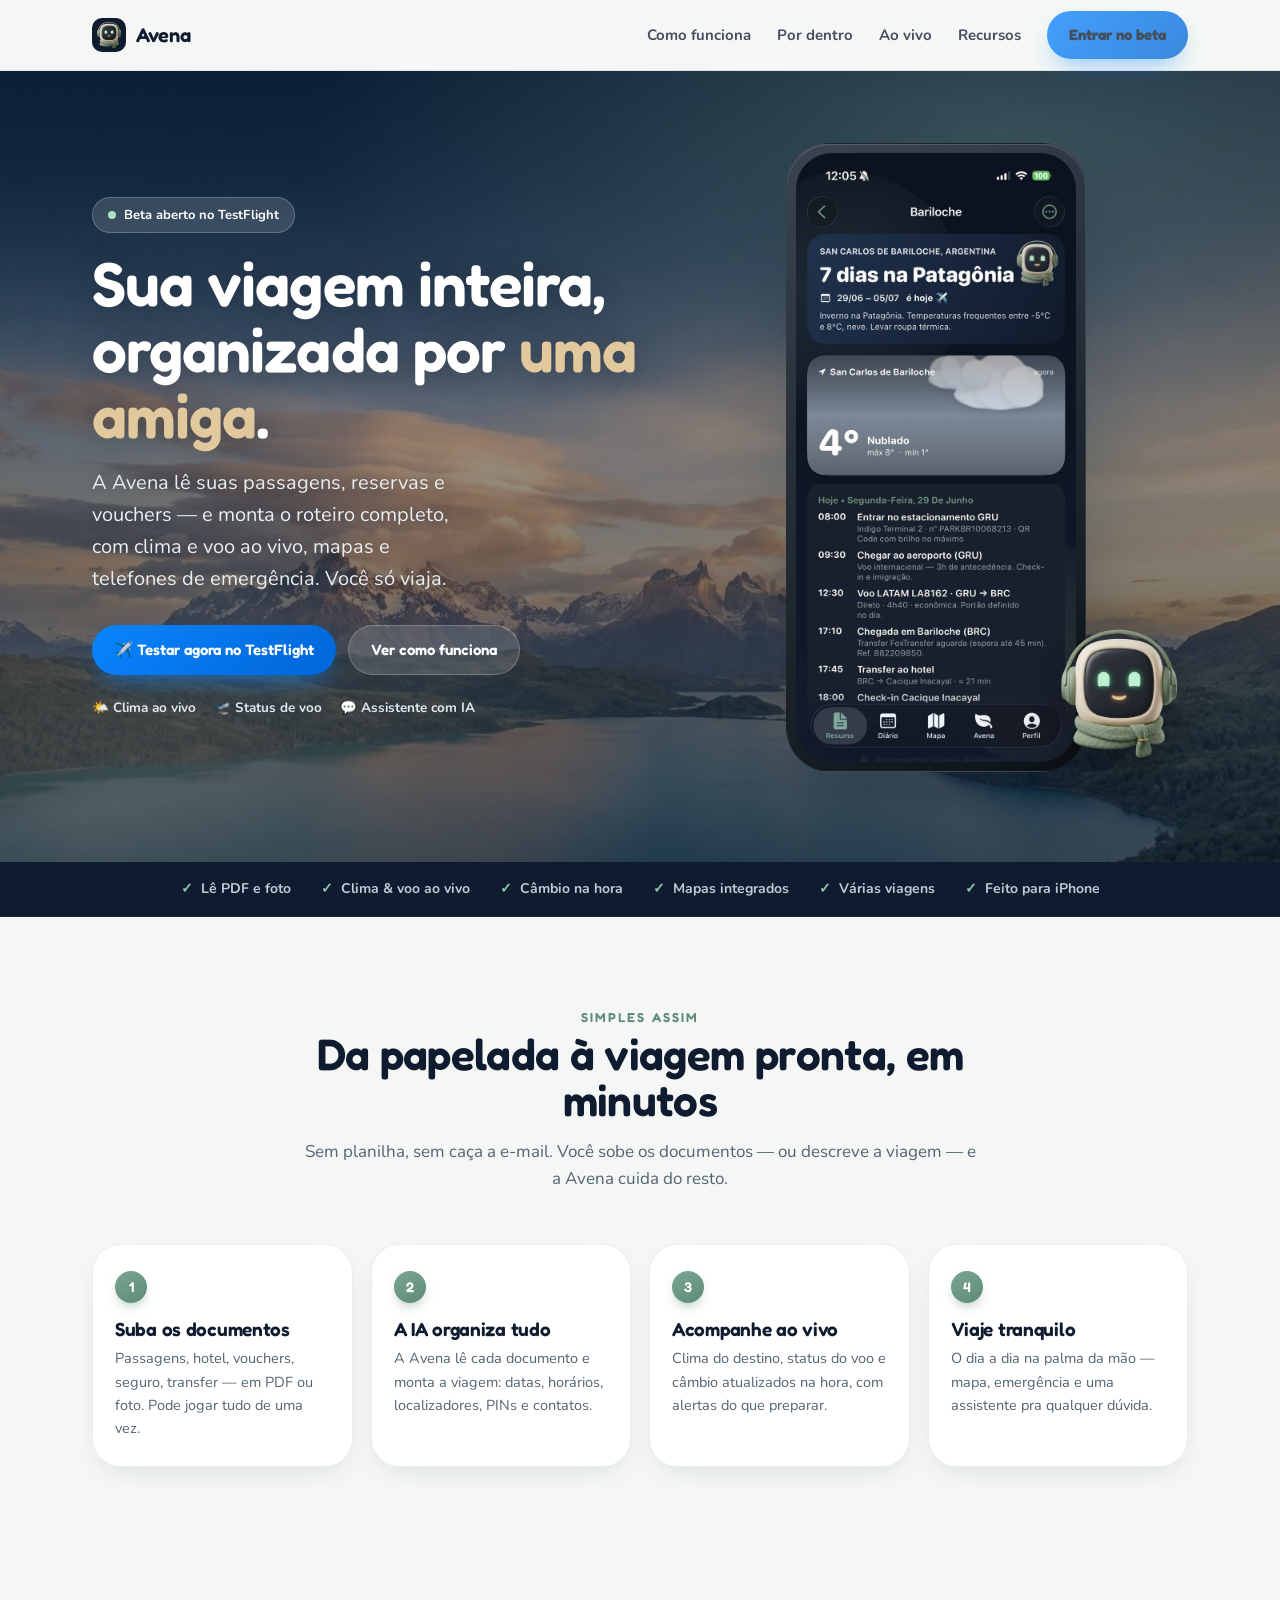
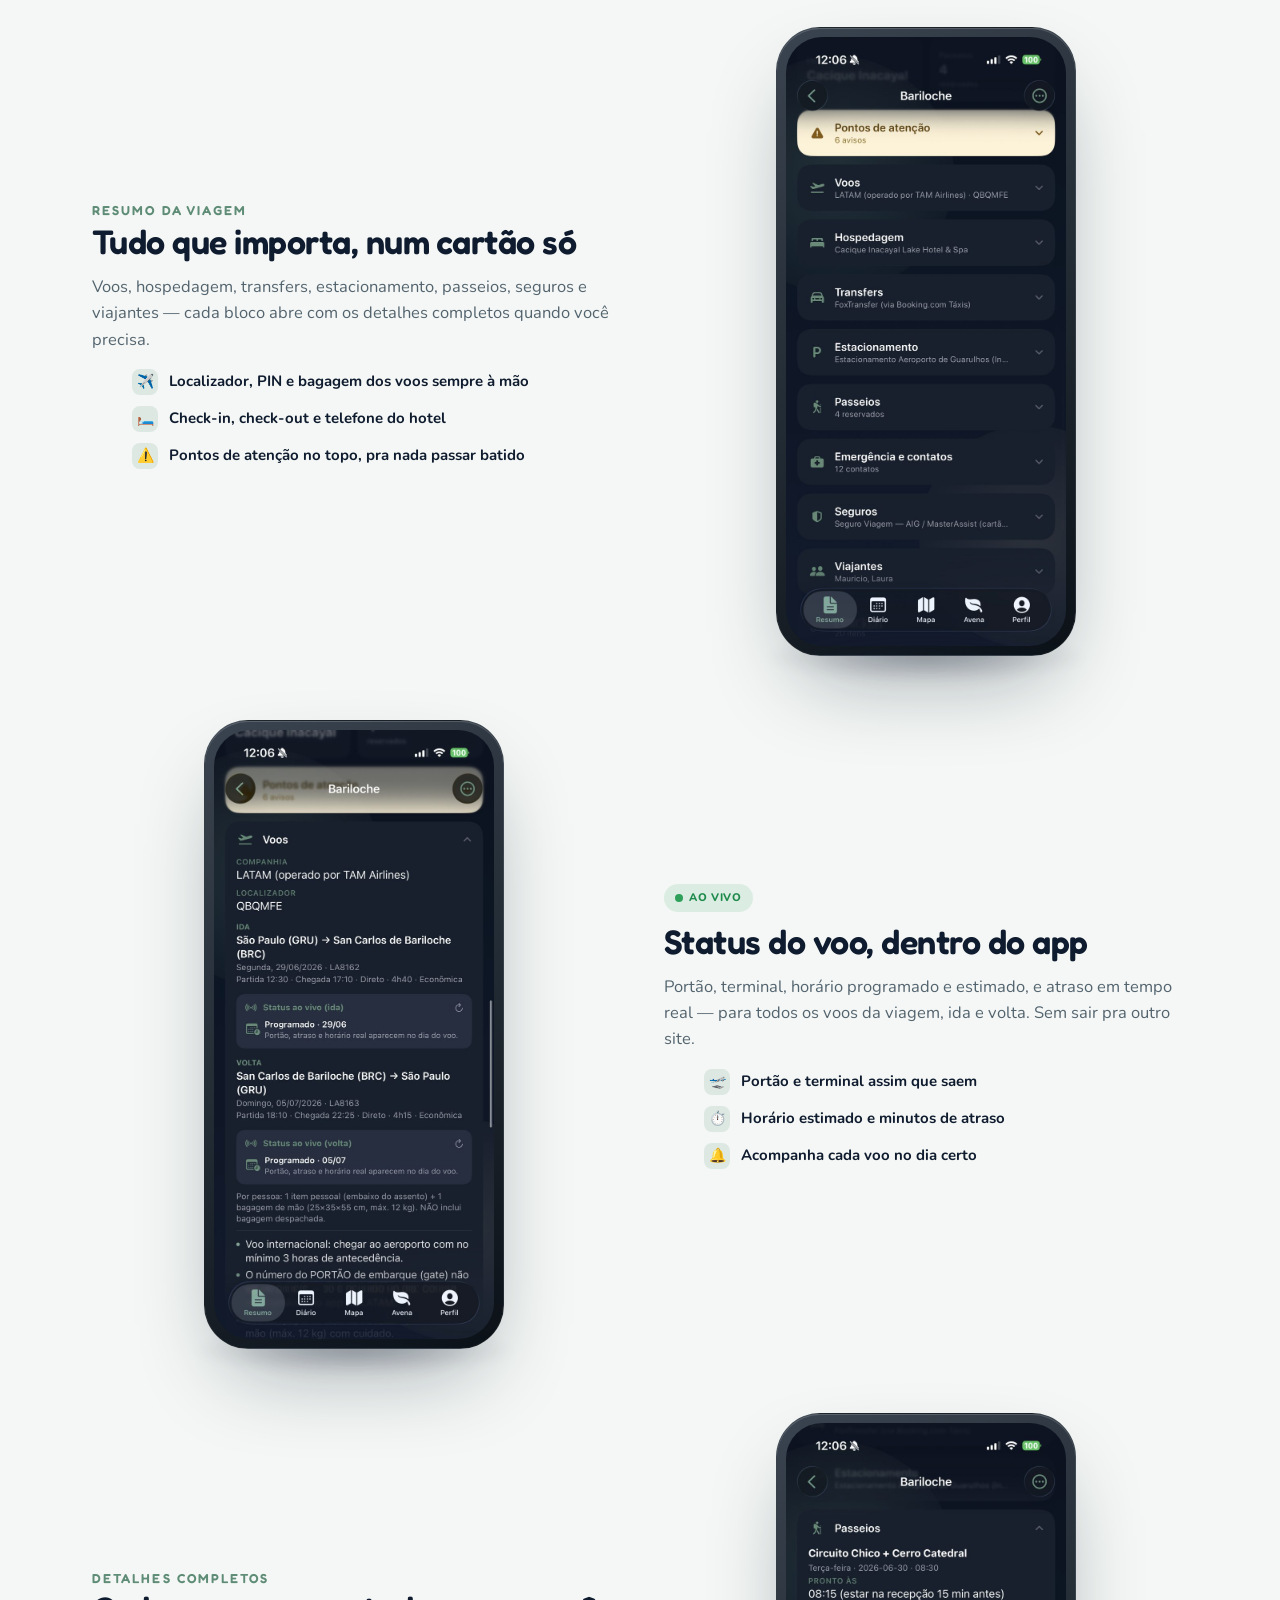
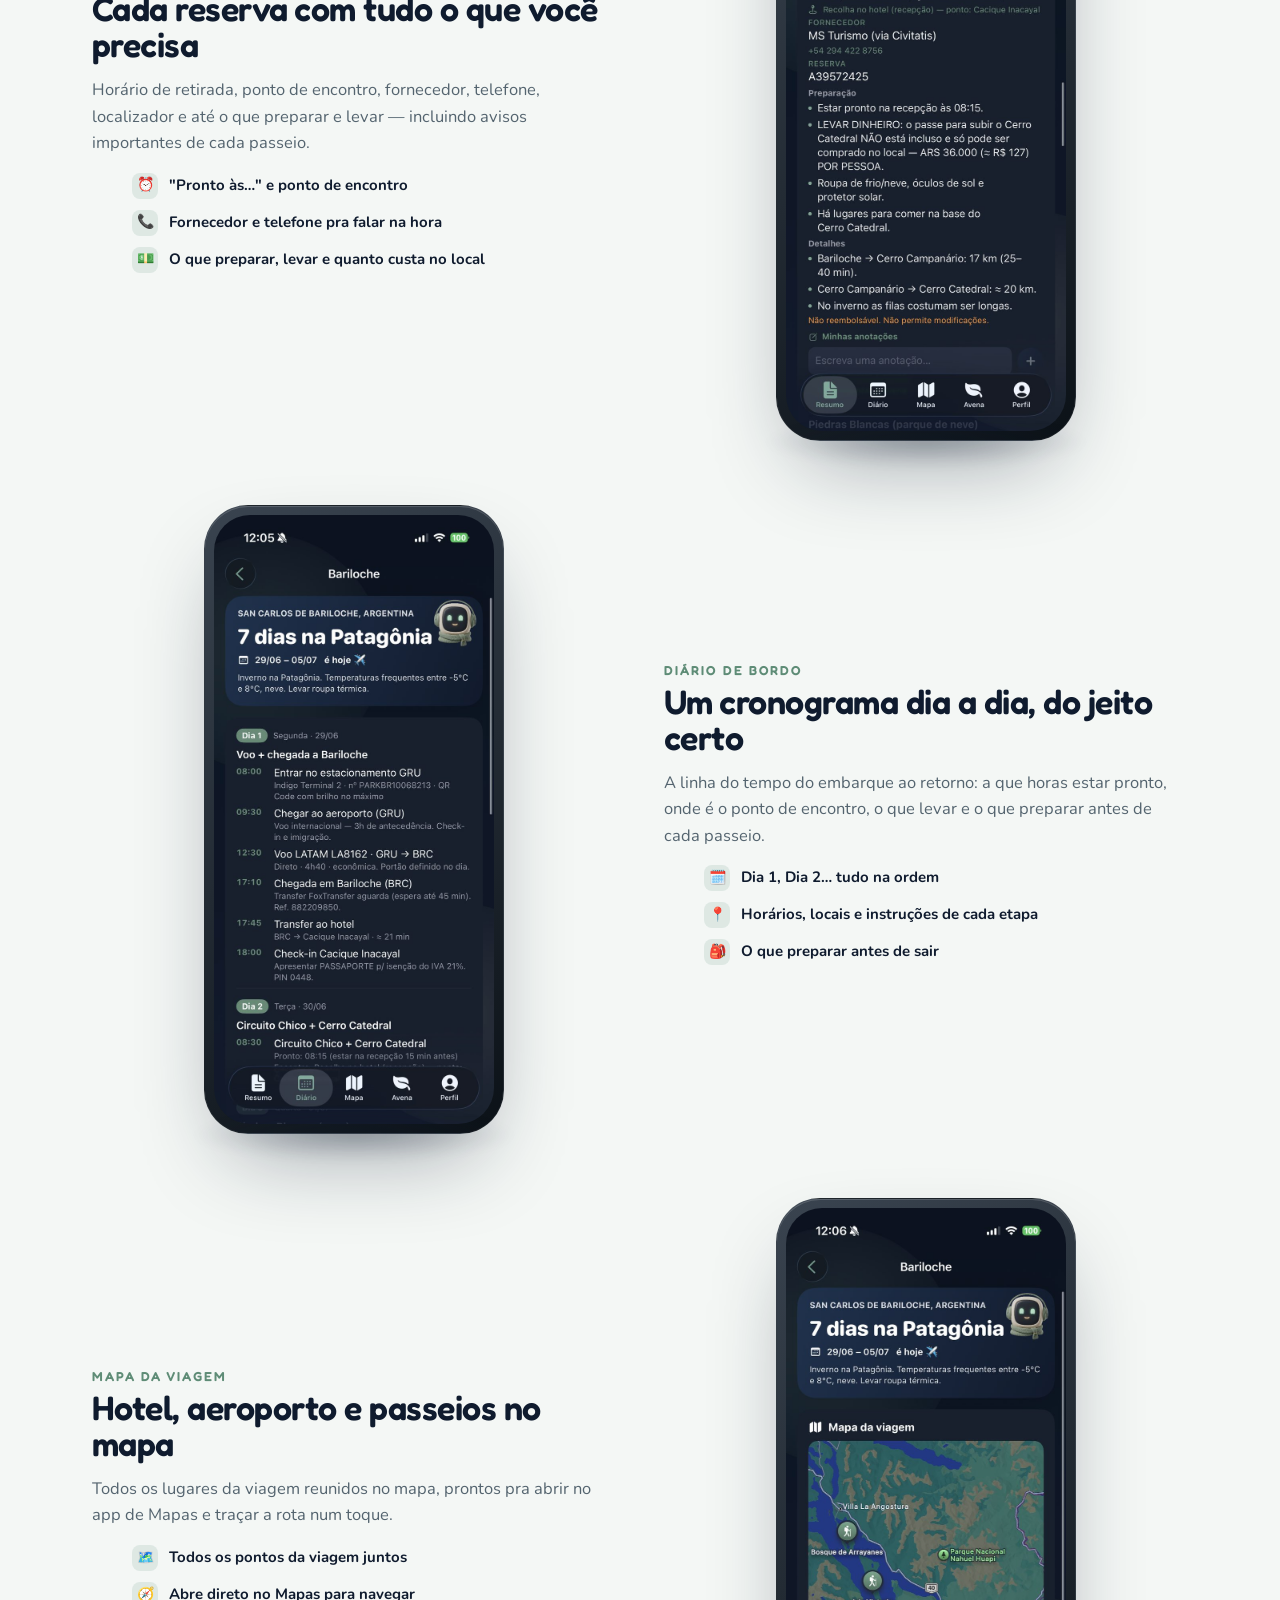
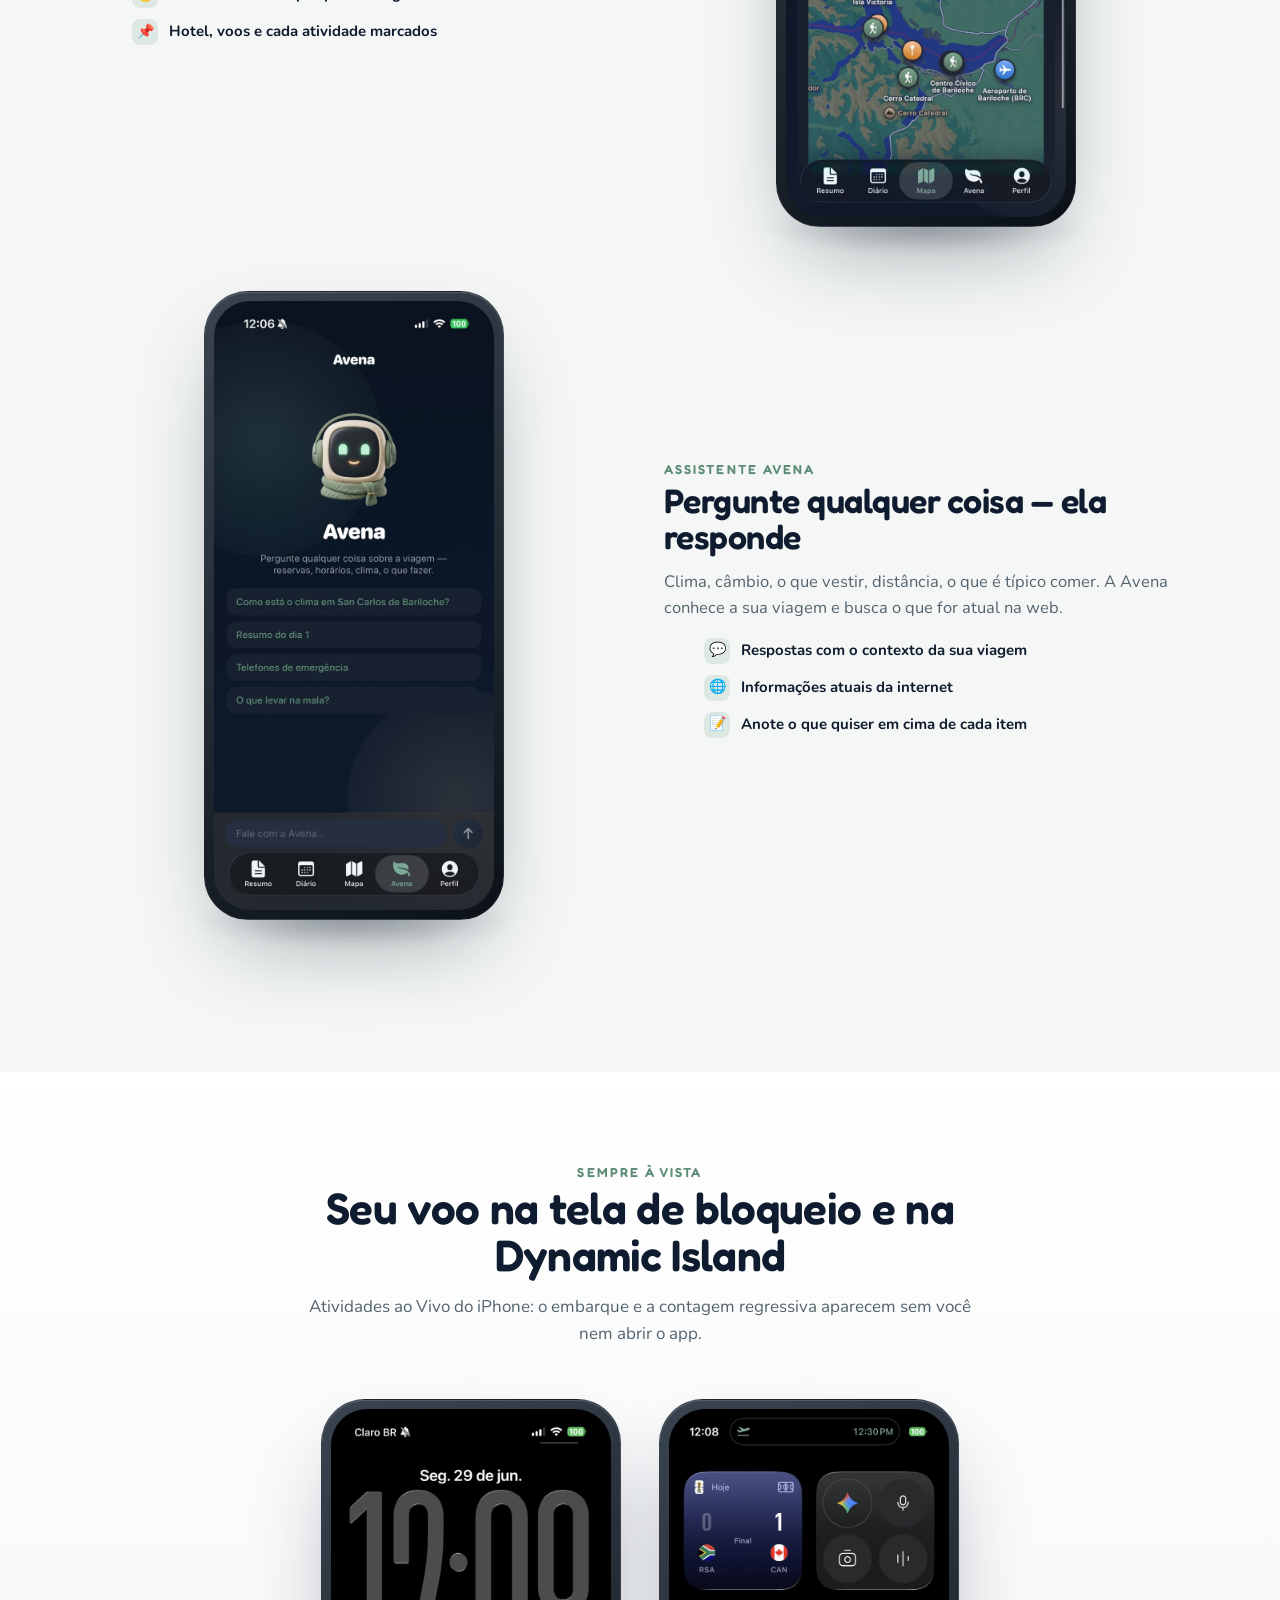
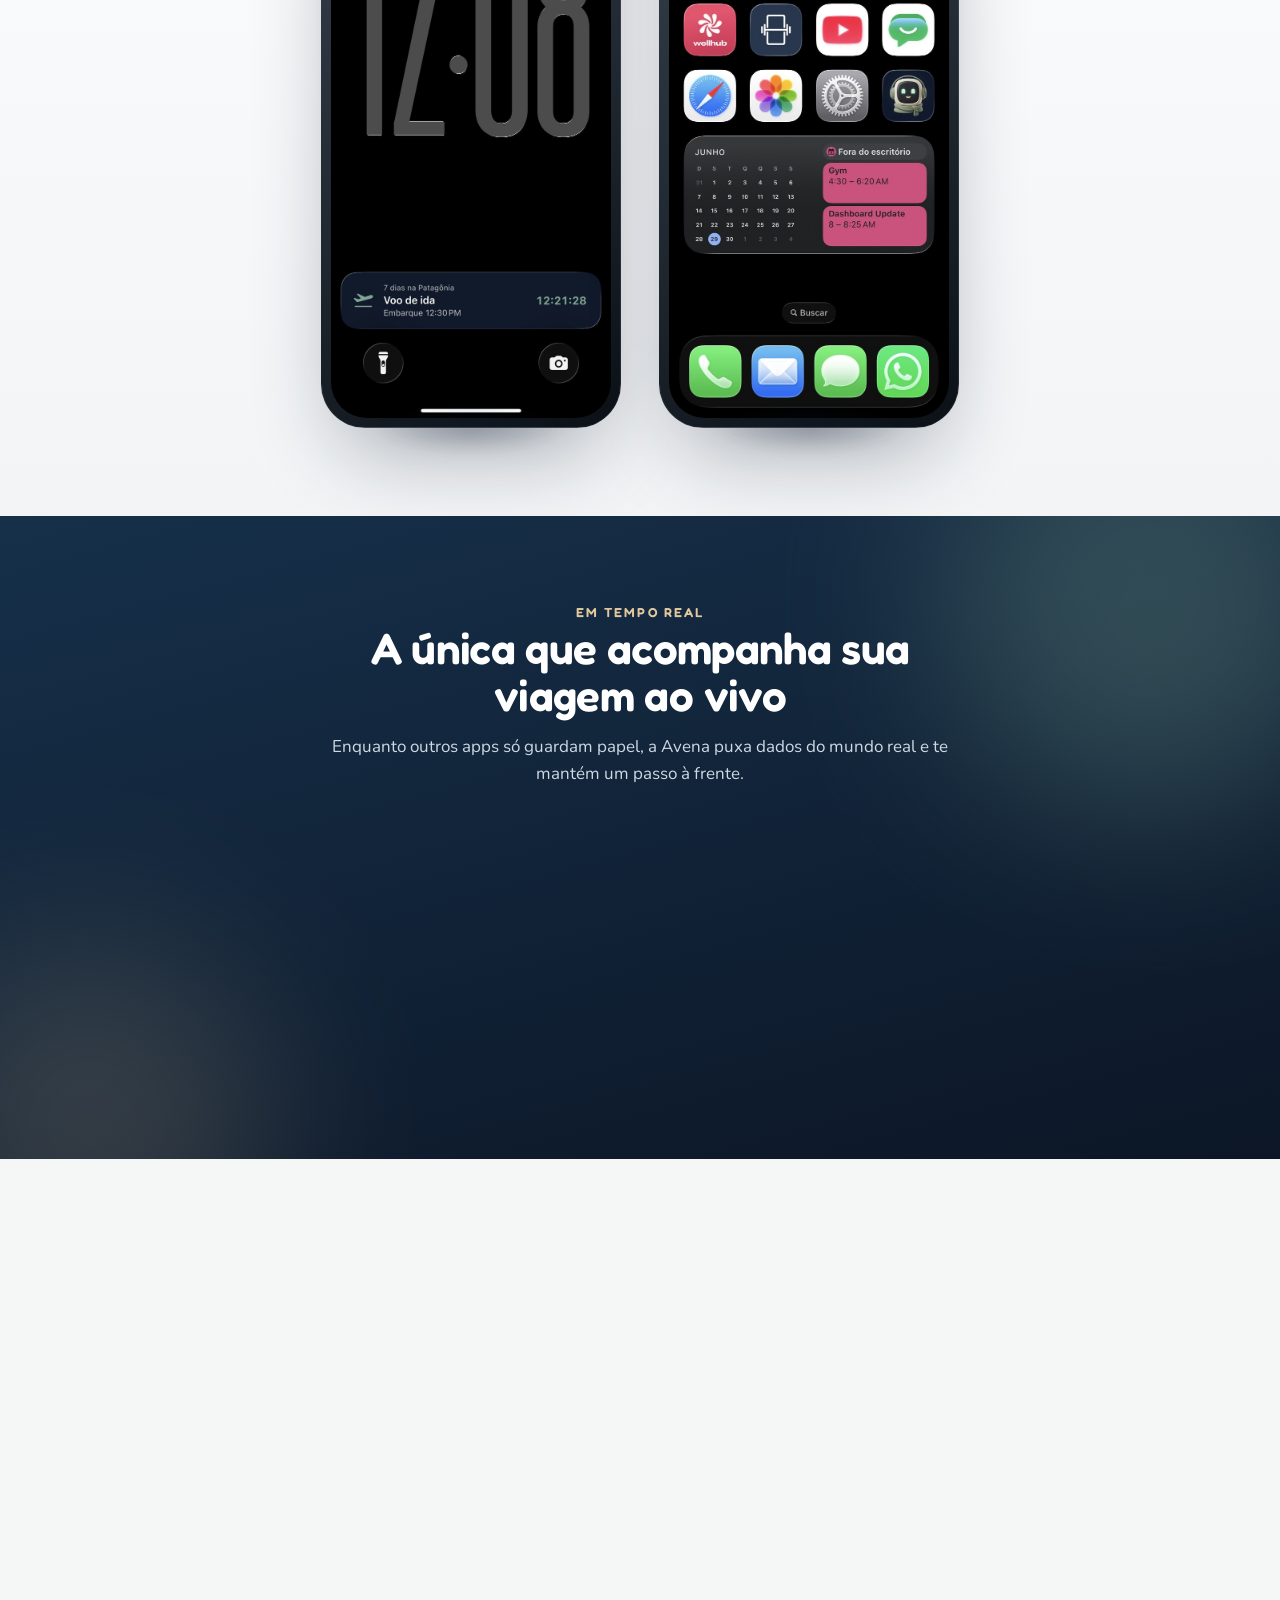
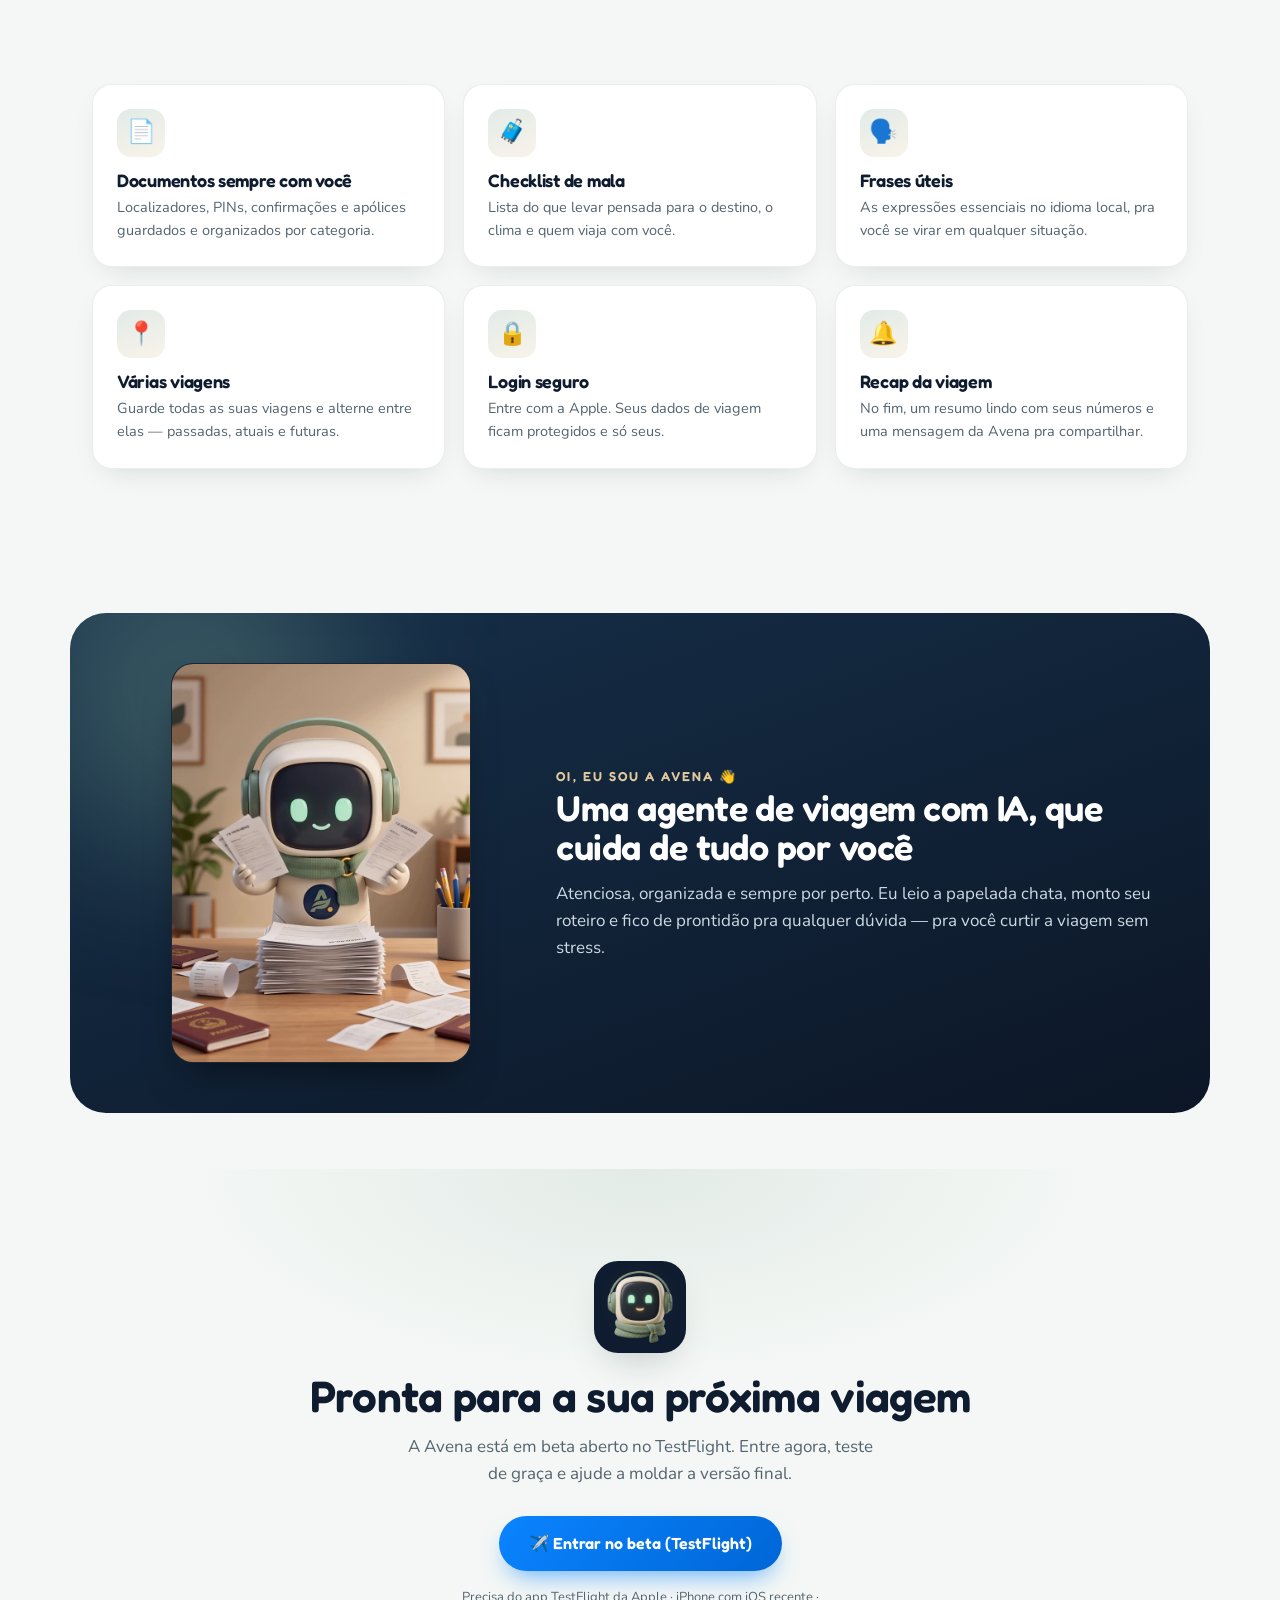
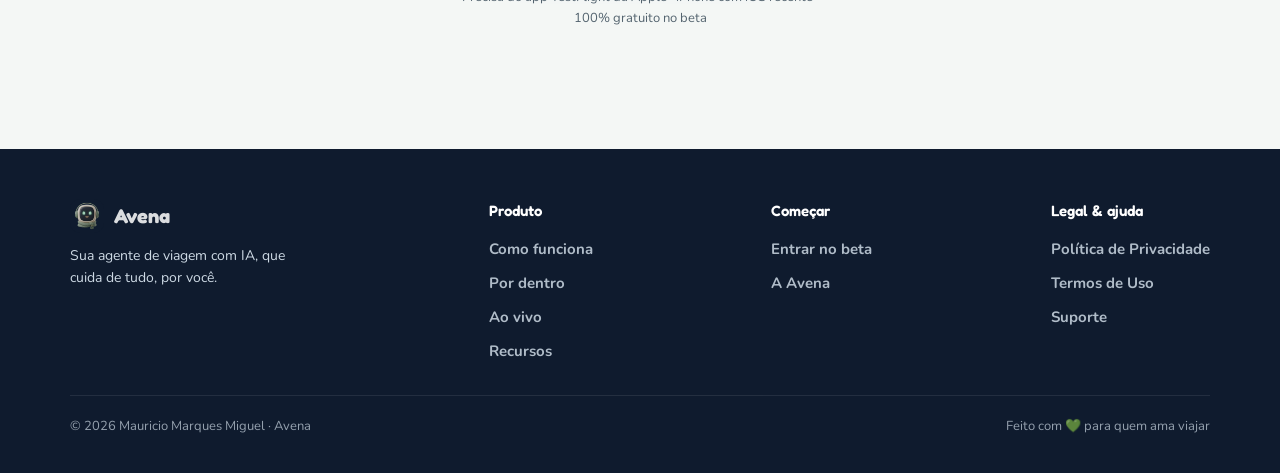
<file: index.html>
<!DOCTYPE html>
<html lang="pt-BR">
<head>
<meta charset="utf-8">
<meta name="viewport" content="width=device-width, initial-scale=1">
<title>Avena — sua agente de viagem com IA</title>
<meta name="description" content="A Avena lê suas passagens e reservas e organiza a viagem inteira: roteiro dia a dia, clima ao vivo, status de voo, mapas, câmbio, emergência e uma assistente com IA que responde tudo.">
<meta property="og:title" content="Avena — sua agente de viagem com IA">
<meta property="og:description" content="Suba seus documentos e tenha a viagem inteira organizada — com clima e voo ao vivo, mapas e uma assistente que cuida de tudo por você.">
<meta property="og:type" content="website">
<meta property="og:image" content="https://avenatravels.com/assets/hero-bg.jpg">
<meta name="theme-color" content="#0F1B2E">
<link rel="icon" href="assets/appicon.png">
<link rel="apple-touch-icon" href="assets/appicon.png">
<link rel="preconnect" href="https://fonts.googleapis.com">
<link rel="preconnect" href="https://fonts.gstatic.com" crossorigin>
<link href="https://fonts.googleapis.com/css2?family=Fredoka:wght@400;500;600;700&family=Nunito:wght@400;600;700;800;900&display=swap" rel="stylesheet">
<link rel="stylesheet" href="assets/site.css?v=5">
</head>
<body>

<nav class="nav">
  <div class="nav-in">
    <a class="brand" href="/"><img src="assets/logo.png" alt="Avena"> Avena</a>
    <div class="nav-links">
      <a href="#como">Como funciona</a>
      <a href="#telas">Por dentro</a>
      <a href="#aovivo">Ao vivo</a>
      <a href="#recursos">Recursos</a>
      <a href="https://testflight.apple.com/join/uphG8NpK" class="btn btn-tf" target="_blank" rel="noopener">Entrar no beta</a>
    </div>
  </div>
</nav>

<!-- ===== HERO ===== -->
<header class="hero">
  <div class="hero-in">
    <div>
      <span class="pill-soon"><span class="dot"></span> Beta aberto no TestFlight</span>
      <h1>Sua viagem inteira,<br>organizada por <span class="accent">uma amiga</span>.</h1>
      <p class="lead">A Avena lê suas passagens, reservas e vouchers — e monta o roteiro completo, com clima e voo ao vivo, mapas e telefones de emergência. Você só viaja.</p>
      <div class="hero-cta">
        <a href="https://testflight.apple.com/join/uphG8NpK" class="btn btn-tf" target="_blank" rel="noopener">✈️ Testar agora no TestFlight</a>
        <a href="#como" class="btn btn-light">Ver como funciona</a>
      </div>
      <div class="hero-meta">
        <span>🌤️ Clima ao vivo</span>
        <span>🛫 Status de voo</span>
        <span>💬 Assistente com IA</span>
      </div>
    </div>
    <div class="hero-art">
      <div class="glow"></div>
      <div class="device"><img class="shot" src="assets/app-resumo.jpg" alt="Tela inicial da Avena com o clima ao vivo do destino"></div>
      <img class="hero-robot-badge" src="assets/robot.png" alt="Mascote Avena">
    </div>
  </div>
</header>

<!-- ===== TRUST STRIP ===== -->
<div class="trust">
  <div class="trust-in">
    <span><span class="tic">✓</span> Lê PDF e foto</span>
    <span><span class="tic">✓</span> Clima &amp; voo ao vivo</span>
    <span><span class="tic">✓</span> Câmbio na hora</span>
    <span><span class="tic">✓</span> Mapas integrados</span>
    <span><span class="tic">✓</span> Várias viagens</span>
    <span><span class="tic">✓</span> Feito para iPhone</span>
  </div>
</div>

<!-- ===== COMO FUNCIONA ===== -->
<section class="sec" id="como">
  <div class="wrap">
    <div class="sec-head reveal">
      <span class="eyebrow">Simples assim</span>
      <h2>Da papelada à viagem pronta, em minutos</h2>
      <p>Sem planilha, sem caça a e-mail. Você sobe os documentos — ou descreve a viagem — e a Avena cuida do resto.</p>
    </div>
    <div class="steps">
      <div class="step reveal"><div class="n">1</div><h3>Suba os documentos</h3><p>Passagens, hotel, vouchers, seguro, transfer — em PDF ou foto. Pode jogar tudo de uma vez.</p></div>
      <div class="step reveal d1"><div class="n">2</div><h3>A IA organiza tudo</h3><p>A Avena lê cada documento e monta a viagem: datas, horários, localizadores, PINs e contatos.</p></div>
      <div class="step reveal d2"><div class="n">3</div><h3>Acompanhe ao vivo</h3><p>Clima do destino, status do voo e câmbio atualizados na hora, com alertas do que preparar.</p></div>
      <div class="step reveal d3"><div class="n">4</div><h3>Viaje tranquilo</h3><p>O dia a dia na palma da mão — mapa, emergência e uma assistente pra qualquer dúvida.</p></div>
    </div>
  </div>
</section>

<!-- ===== SHOWCASES (telas reais) ===== -->
<section class="sec" id="telas" style="padding-top:8px">
  <div class="wrap">

    <!-- 1: Resumo / cartões -->
    <div class="show reveal">
      <div class="show-text">
        <span class="eyebrow">Resumo da viagem</span>
        <h3>Tudo que importa, num cartão só</h3>
        <p class="lead-p">Voos, hospedagem, transfers, estacionamento, passeios, seguros e viajantes — cada bloco abre com os detalhes completos quando você precisa.</p>
        <ul class="feat-list">
          <li><span class="ic">✈️</span> Localizador, PIN e bagagem dos voos sempre à mão</li>
          <li><span class="ic">🛏️</span> Check-in, check-out e telefone do hotel</li>
          <li><span class="ic">⚠️</span> Pontos de atenção no topo, pra nada passar batido</li>
        </ul>
      </div>
      <div class="device-wrap reveal d1"><div class="device"><img class="shot" src="assets/app-cards.jpg" alt="Resumo da viagem com cartões de voos, hospedagem, transfers e mais"></div></div>
    </div>

    <!-- 2: Voo ao vivo -->
    <div class="show rev reveal">
      <div class="show-text">
        <span class="tag-live"><span class="dot"></span> ao vivo</span>
        <h3>Status do voo, dentro do app</h3>
        <p class="lead-p">Portão, terminal, horário programado e estimado, e atraso em tempo real — para todos os voos da viagem, ida e volta. Sem sair pra outro site.</p>
        <ul class="feat-list">
          <li><span class="ic">🛫</span> Portão e terminal assim que saem</li>
          <li><span class="ic">⏱️</span> Horário estimado e minutos de atraso</li>
          <li><span class="ic">🔔</span> Acompanha cada voo no dia certo</li>
        </ul>
      </div>
      <div class="device-wrap reveal d1"><div class="device"><img class="shot" src="assets/app-voos.jpg" alt="Detalhe dos voos com status ao vivo da ida e da volta"></div></div>
    </div>

    <!-- 3: Detalhe de cada reserva -->
    <div class="show reveal">
      <div class="show-text">
        <span class="eyebrow">Detalhes completos</span>
        <h3>Cada reserva com tudo o que você precisa</h3>
        <p class="lead-p">Horário de retirada, ponto de encontro, fornecedor, telefone, localizador e até o que preparar e levar — incluindo avisos importantes de cada passeio.</p>
        <ul class="feat-list">
          <li><span class="ic">⏰</span> "Pronto às…" e ponto de encontro</li>
          <li><span class="ic">📞</span> Fornecedor e telefone pra falar na hora</li>
          <li><span class="ic">💵</span> O que preparar, levar e quanto custa no local</li>
        </ul>
      </div>
      <div class="device-wrap reveal d1"><div class="device"><img class="shot" src="assets/app-passeio.jpg" alt="Detalhe de um passeio com preparação, fornecedor e instruções"></div></div>
    </div>

    <!-- 4: Diário dia a dia -->
    <div class="show rev reveal">
      <div class="show-text">
        <span class="eyebrow">Diário de bordo</span>
        <h3>Um cronograma dia a dia, do jeito certo</h3>
        <p class="lead-p">A linha do tempo do embarque ao retorno: a que horas estar pronto, onde é o ponto de encontro, o que levar e o que preparar antes de cada passeio.</p>
        <ul class="feat-list">
          <li><span class="ic">🗓️</span> Dia 1, Dia 2… tudo na ordem</li>
          <li><span class="ic">📍</span> Horários, locais e instruções de cada etapa</li>
          <li><span class="ic">🎒</span> O que preparar antes de sair</li>
        </ul>
      </div>
      <div class="device-wrap reveal d1"><div class="device"><img class="shot" src="assets/app-diario.jpg" alt="Diário da viagem com o cronograma dia a dia"></div></div>
    </div>

    <!-- 5: Mapa -->
    <div class="show reveal">
      <div class="show-text">
        <span class="eyebrow">Mapa da viagem</span>
        <h3>Hotel, aeroporto e passeios no mapa</h3>
        <p class="lead-p">Todos os lugares da viagem reunidos no mapa, prontos pra abrir no app de Mapas e traçar a rota num toque.</p>
        <ul class="feat-list">
          <li><span class="ic">🗺️</span> Todos os pontos da viagem juntos</li>
          <li><span class="ic">🧭</span> Abre direto no Mapas para navegar</li>
          <li><span class="ic">📌</span> Hotel, voos e cada atividade marcados</li>
        </ul>
      </div>
      <div class="device-wrap reveal d1"><div class="device"><img class="shot" src="assets/app-mapa.jpg" alt="Mapa da viagem com todos os locais marcados"></div></div>
    </div>

    <!-- 6: Assistente -->
    <div class="show rev reveal">
      <div class="show-text">
        <span class="eyebrow">Assistente Avena</span>
        <h3>Pergunte qualquer coisa — ela responde</h3>
        <p class="lead-p">Clima, câmbio, o que vestir, distância, o que é típico comer. A Avena conhece a sua viagem e busca o que for atual na web.</p>
        <ul class="feat-list">
          <li><span class="ic">💬</span> Respostas com o contexto da sua viagem</li>
          <li><span class="ic">🌐</span> Informações atuais da internet</li>
          <li><span class="ic">📝</span> Anote o que quiser em cima de cada item</li>
        </ul>
      </div>
      <div class="device-wrap reveal d1"><div class="device"><img class="shot" src="assets/app-avena.jpg" alt="Conversa com a assistente Avena"></div></div>
    </div>
  </div>
</section>

<!-- ===== DYNAMIC ISLAND + LIVE ACTIVITY ===== -->
<section class="sec" id="aovivo-iphone" style="background:linear-gradient(180deg,#fff,var(--mist))">
  <div class="wrap">
    <div class="sec-head reveal">
      <span class="eyebrow">Sempre à vista</span>
      <h2>Seu voo na tela de bloqueio e na Dynamic Island</h2>
      <p>Atividades ao Vivo do iPhone: o embarque e a contagem regressiva aparecem sem você nem abrir o app.</p>
    </div>
    <div class="duo reveal">
      <div class="device-wrap"><div class="device"><img class="shot" src="assets/app-lock.jpg" alt="Tela de bloqueio do iPhone com a Atividade ao Vivo do voo da Avena"></div></div>
      <div class="device-wrap"><div class="device"><img class="shot" src="assets/app-island.jpg" alt="Dynamic Island do iPhone mostrando o voo da Avena"></div></div>
    </div>
  </div>
</section>

<!-- ===== AO VIVO (band) ===== -->
<section class="live" id="aovivo">
  <div class="wrap">
    <div class="sec-head reveal">
      <span class="eyebrow" style="color:var(--sand)">Em tempo real</span>
      <h2>A única que acompanha sua viagem ao vivo</h2>
      <p>Enquanto outros apps só guardam papel, a Avena puxa dados do mundo real e te mantém um passo à frente.</p>
    </div>
    <div class="live-grid">
      <div class="live-card reveal"><div class="ic">🌤️</div><h3>Clima do destino</h3><p>Temperatura atual, máx/mín e previsão de chuva ou neve — com arte que muda conforme o céu.</p><span class="badge"><span class="dot"></span> atualiza sozinho</span></div>
      <div class="live-card reveal d1"><div class="ic">🛫</div><h3>Status de voo</h3><p>Portão, terminal, atraso e horário estimado de cada voo, ida e volta, dentro do app.</p><span class="badge"><span class="dot"></span> minuto a minuto</span></div>
      <div class="live-card reveal d2"><div class="ic">💱</div><h3>Câmbio na hora</h3><p>A moeda local convertida pra real no instante, e um conversor pra calcular qualquer valor.</p><span class="badge"><span class="dot"></span> cotação do dia</span></div>
    </div>
  </div>
</section>

<!-- ===== FEATURE GRID ===== -->
<section class="sec" id="recursos">
  <div class="wrap">
    <div class="sec-head reveal">
      <span class="eyebrow">Tudo num lugar só</span>
      <h2>Pensado pra você não se preocupar com nada</h2>
      <p>Cada detalhe da viagem, mais o que você nem lembraria de checar.</p>
    </div>
    <div class="grid">
      <div class="card reveal"><div class="ic">🤖</div><h3>Crie do zero com IA</h3><p>Sem documentos? Descreva a viagem dos sonhos e a Avena monta um roteiro completo pra você.</p></div>
      <div class="card reveal d1"><div class="ic">⚠️</div><h3>Pontos de atenção</h3><p>Alertas do que é fácil esquecer: documento de menor, dinheiro em espécie, horários apertados.</p></div>
      <div class="card reveal d2"><div class="ic">🆘</div><h3>Emergência e contatos</h3><p>Polícia, hospital, seguro, hotel e consulado, prontos pra ligar num toque.</p></div>
      <div class="card reveal"><div class="ic">📄</div><h3>Documentos sempre com você</h3><p>Localizadores, PINs, confirmações e apólices guardados e organizados por categoria.</p></div>
      <div class="card reveal d1"><div class="ic">🧳</div><h3>Checklist de mala</h3><p>Lista do que levar pensada para o destino, o clima e quem viaja com você.</p></div>
      <div class="card reveal d2"><div class="ic">🗣️</div><h3>Frases úteis</h3><p>As expressões essenciais no idioma local, pra você se virar em qualquer situação.</p></div>
      <div class="card reveal"><div class="ic">📍</div><h3>Várias viagens</h3><p>Guarde todas as suas viagens e alterne entre elas — passadas, atuais e futuras.</p></div>
      <div class="card reveal d1"><div class="ic">🔒</div><h3>Login seguro</h3><p>Entre com a Apple. Seus dados de viagem ficam protegidos e só seus.</p></div>
      <div class="card reveal d2"><div class="ic">🔔</div><h3>Recap da viagem</h3><p>No fim, um resumo lindo com seus números e uma mensagem da Avena pra compartilhar.</p></div>
    </div>
  </div>
</section>

<!-- ===== AVENA PERSONALITY ===== -->
<section class="sec sec-tight" id="avena">
  <div class="band reveal">
    <video class="avena-vid" src="assets/avena-mesa.mp4" poster="assets/avena-mesa-poster.jpg" autoplay muted loop playsinline></video>
    <div>
      <span class="eyebrow" style="color:var(--sand)">Oi, eu sou a Avena 👋</span>
      <h2>Uma agente de viagem com IA, que cuida de tudo por você</h2>
      <p>Atenciosa, organizada e sempre por perto. Eu leio a papelada chata, monto seu roteiro e fico de prontidão pra qualquer dúvida — pra você curtir a viagem sem stress.</p>
    </div>
  </div>
</section>

<!-- ===== CTA ===== -->
<section class="cta" id="baixar">
  <div class="reveal">
    <img class="appicon" src="assets/appicon.png" alt="Ícone do app Avena">
    <h2>Pronta para a sua próxima viagem</h2>
    <p>A Avena está em beta aberto no TestFlight. Entre agora, teste de graça e ajude a moldar a versão final.</p>
    <div class="store-row">
      <a href="https://testflight.apple.com/join/uphG8NpK" class="btn btn-tf" style="padding:15px 30px;font-size:16px" target="_blank" rel="noopener">✈️ Entrar no beta (TestFlight)</a>
    </div>
    <p class="fineprint">Precisa do app TestFlight da Apple · iPhone com iOS recente · 100% gratuito no beta</p>
  </div>
</section>

<!-- ===== FOOTER ===== -->
<footer class="footer">
  <div class="footer-in">
    <div>
      <a class="brand" href="/"><img src="assets/logo.png" alt="Avena"> Avena</a>
      <p style="margin-top:12px;max-width:30ch;font-size:14px">Sua agente de viagem com IA, que cuida de tudo, por você.</p>
    </div>
    <div class="fcol"><b>Produto</b><a href="#como">Como funciona</a><a href="#telas">Por dentro</a><a href="#aovivo">Ao vivo</a><a href="#recursos">Recursos</a></div>
    <div class="fcol"><b>Começar</b><a href="https://testflight.apple.com/join/uphG8NpK" target="_blank" rel="noopener">Entrar no beta</a><a href="#avena">A Avena</a></div>
    <div class="fcol"><b>Legal &amp; ajuda</b><a href="/privacidade.html">Política de Privacidade</a><a href="/termos.html">Termos de Uso</a><a href="/suporte.html">Suporte</a></div>
  </div>
  <div class="footer-bottom">
    <span>© 2026 Mauricio Marques Miguel · Avena</span>
    <span>Feito com 💚 para quem ama viajar</span>
  </div>
</footer>

<script>
  const io = new IntersectionObserver((es)=>es.forEach(e=>{ if(e.isIntersecting){ e.target.classList.add('in'); io.unobserve(e.target);} }), {threshold:.12});
  document.querySelectorAll('.reveal').forEach(el=>io.observe(el));
</script>
</body>
</html>
</file>
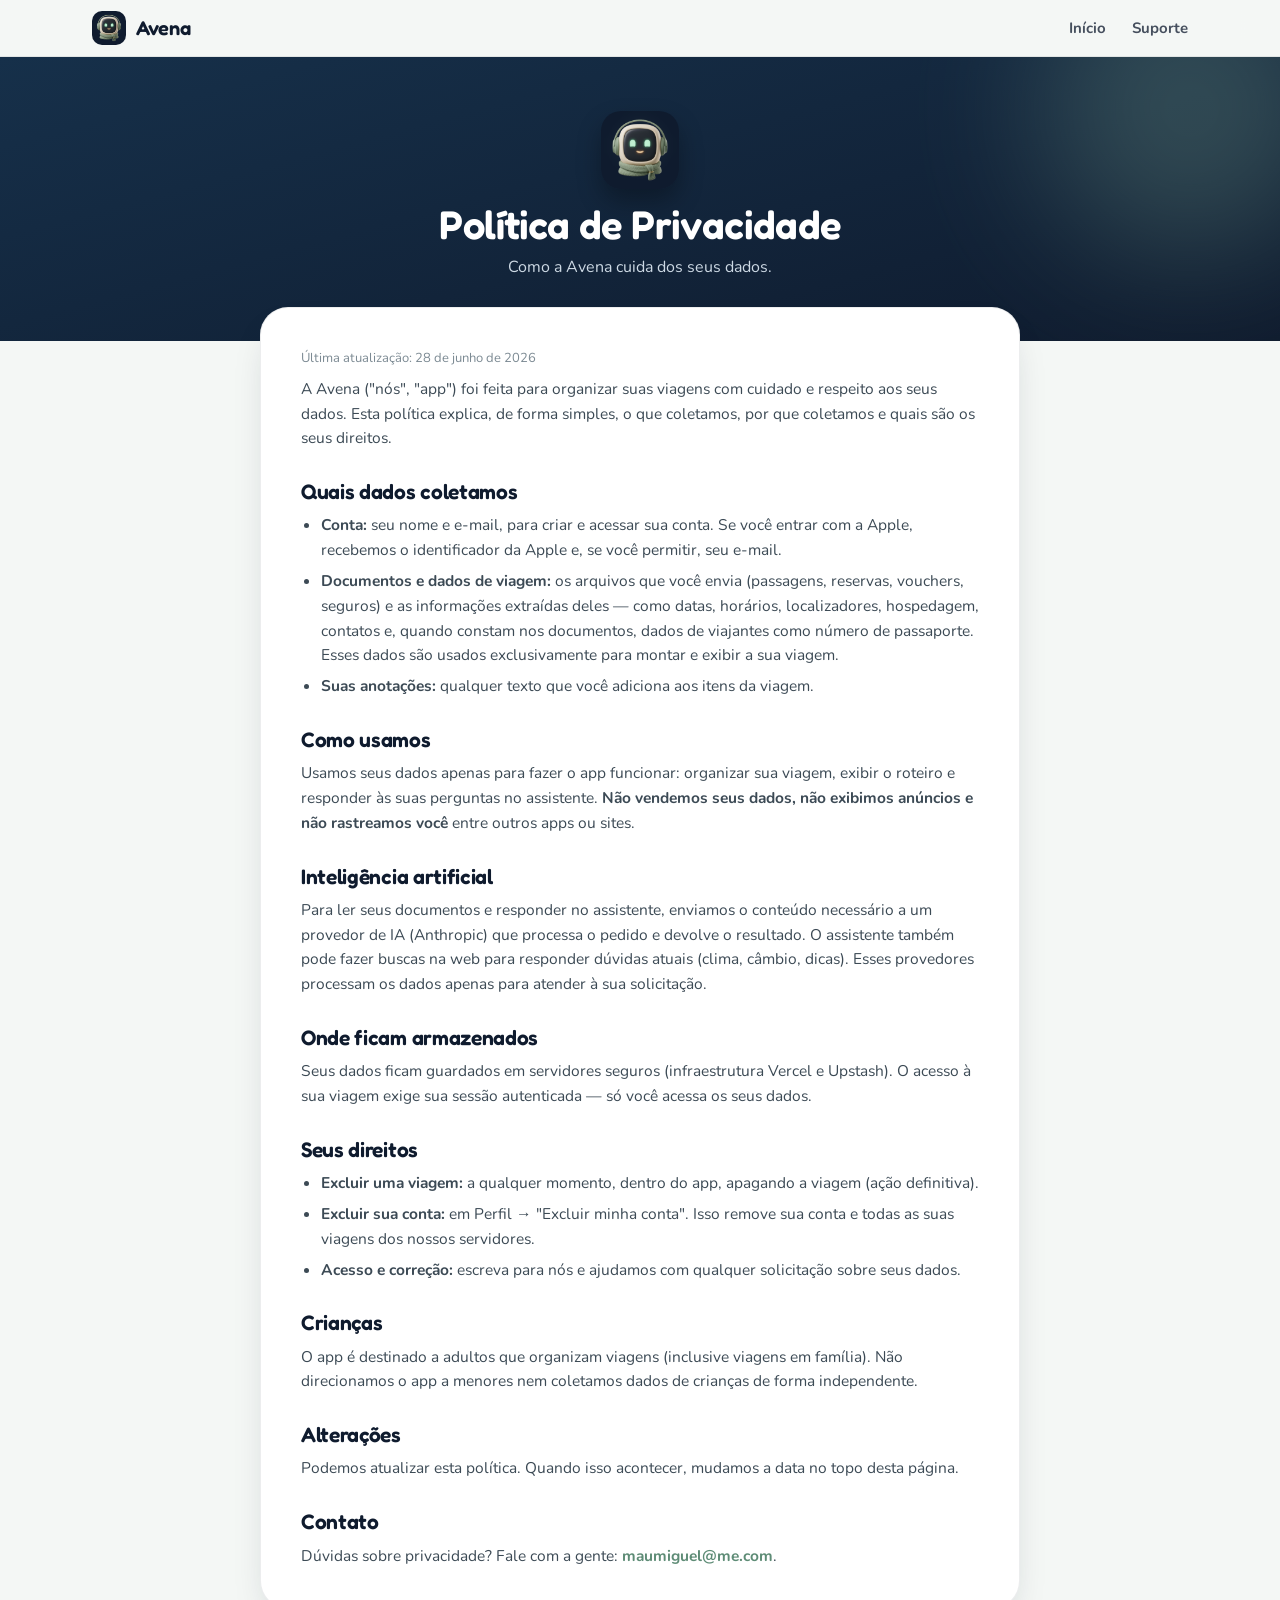
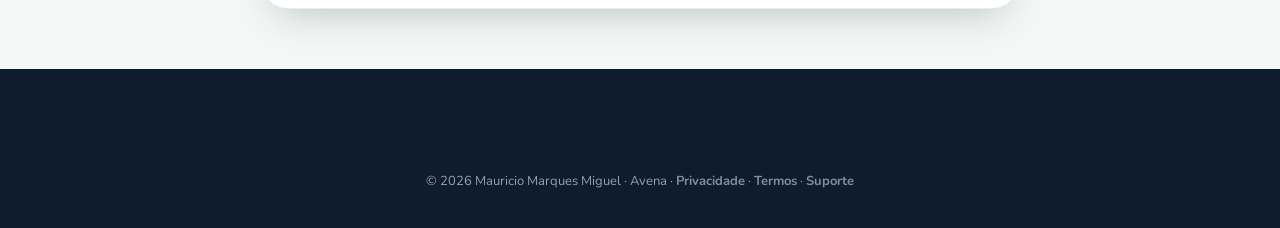
<file: privacidade.html>
<!DOCTYPE html>
<html lang="pt-BR">
<head>
<meta charset="utf-8">
<meta name="viewport" content="width=device-width, initial-scale=1">
<title>Política de Privacidade — Avena</title>
<link rel="icon" href="assets/appicon.png">
<link rel="preconnect" href="https://fonts.googleapis.com">
<link rel="preconnect" href="https://fonts.gstatic.com" crossorigin>
<link href="https://fonts.googleapis.com/css2?family=Fredoka:wght@400;500;600;700&family=Nunito:wght@400;600;700;800&display=swap" rel="stylesheet">
<link rel="stylesheet" href="assets/site.css">
</head>
<body>
<nav class="nav"><div class="nav-in">
  <a class="brand" href="/"><img src="assets/logo.png" alt="Avena"> Avena</a>
  <div class="nav-links"><a href="/">Início</a><a href="/suporte.html">Suporte</a></div>
</div></nav>
<header class="doc-hero">
  <img src="assets/appicon.png" alt="Avena">
  <h1>Política de Privacidade</h1>
  <p>Como a Avena cuida dos seus dados.</p>
</header>
<main class="doc">
  <p class="upd">Última atualização: 28 de junho de 2026</p>
  <p>A Avena ("nós", "app") foi feita para organizar suas viagens com cuidado e respeito aos seus dados. Esta política explica, de forma simples, o que coletamos, por que coletamos e quais são os seus direitos.</p>

  <h2>Quais dados coletamos</h2>
  <ul>
    <li><b>Conta:</b> seu nome e e-mail, para criar e acessar sua conta. Se você entrar com a Apple, recebemos o identificador da Apple e, se você permitir, seu e-mail.</li>
    <li><b>Documentos e dados de viagem:</b> os arquivos que você envia (passagens, reservas, vouchers, seguros) e as informações extraídas deles — como datas, horários, localizadores, hospedagem, contatos e, quando constam nos documentos, dados de viajantes como número de passaporte. Esses dados são usados exclusivamente para montar e exibir a sua viagem.</li>
    <li><b>Suas anotações:</b> qualquer texto que você adiciona aos itens da viagem.</li>
  </ul>

  <h2>Como usamos</h2>
  <p>Usamos seus dados apenas para fazer o app funcionar: organizar sua viagem, exibir o roteiro e responder às suas perguntas no assistente. <b>Não vendemos seus dados, não exibimos anúncios e não rastreamos você</b> entre outros apps ou sites.</p>

  <h2>Inteligência artificial</h2>
  <p>Para ler seus documentos e responder no assistente, enviamos o conteúdo necessário a um provedor de IA (Anthropic) que processa o pedido e devolve o resultado. O assistente também pode fazer buscas na web para responder dúvidas atuais (clima, câmbio, dicas). Esses provedores processam os dados apenas para atender à sua solicitação.</p>

  <h2>Onde ficam armazenados</h2>
  <p>Seus dados ficam guardados em servidores seguros (infraestrutura Vercel e Upstash). O acesso à sua viagem exige sua sessão autenticada — só você acessa os seus dados.</p>

  <h2>Seus direitos</h2>
  <ul>
    <li><b>Excluir uma viagem:</b> a qualquer momento, dentro do app, apagando a viagem (ação definitiva).</li>
    <li><b>Excluir sua conta:</b> em Perfil → "Excluir minha conta". Isso remove sua conta e todas as suas viagens dos nossos servidores.</li>
    <li><b>Acesso e correção:</b> escreva para nós e ajudamos com qualquer solicitação sobre seus dados.</li>
  </ul>

  <h2>Crianças</h2>
  <p>O app é destinado a adultos que organizam viagens (inclusive viagens em família). Não direcionamos o app a menores nem coletamos dados de crianças de forma independente.</p>

  <h2>Alterações</h2>
  <p>Podemos atualizar esta política. Quando isso acontecer, mudamos a data no topo desta página.</p>

  <h2>Contato</h2>
  <p>Dúvidas sobre privacidade? Fale com a gente: <a href="mailto:maumiguel@me.com">maumiguel@me.com</a>.</p>
</main>
<footer class="footer"><div class="footer-bottom" style="border:none;justify-content:center">
  <span>© 2026 Mauricio Marques Miguel · Avena · <a href="/privacidade.html">Privacidade</a> · <a href="/termos.html">Termos</a> · <a href="/suporte.html">Suporte</a></span>
</div></footer>
</body></html>
</file>
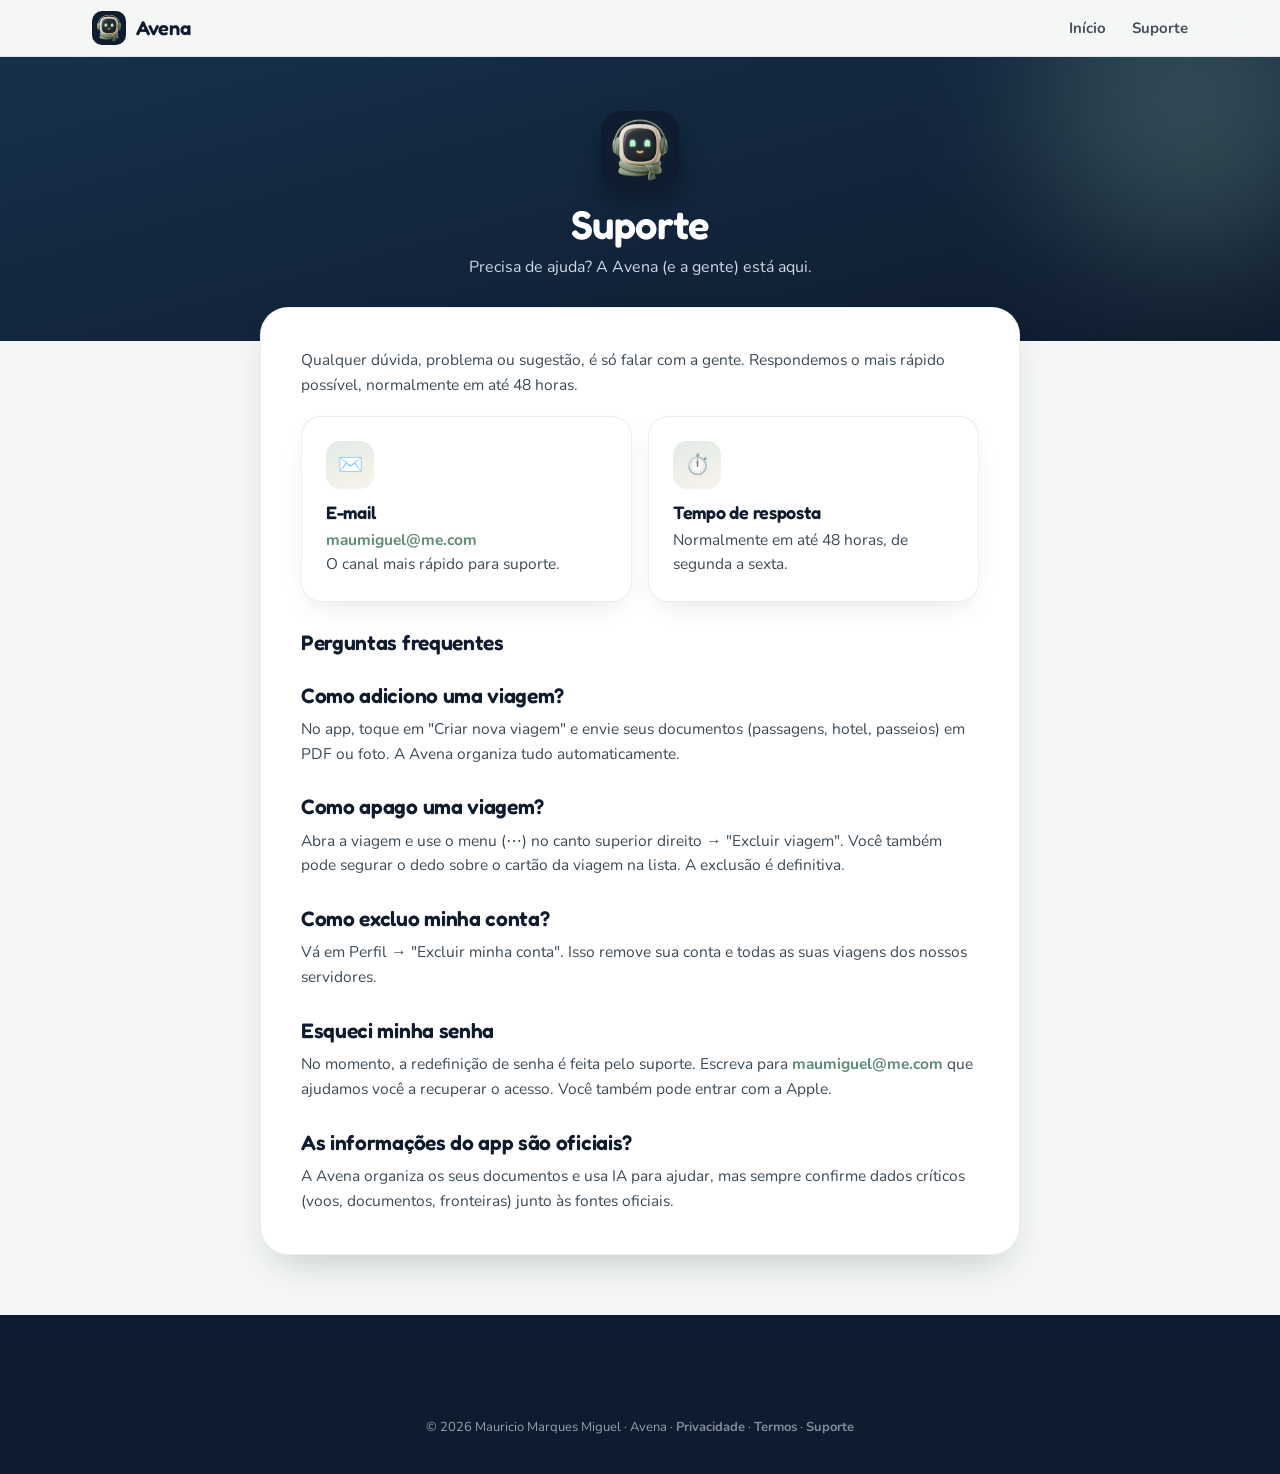
<file: suporte.html>
<!DOCTYPE html>
<html lang="pt-BR">
<head>
<meta charset="utf-8">
<meta name="viewport" content="width=device-width, initial-scale=1">
<title>Suporte — Avena</title>
<link rel="icon" href="assets/appicon.png">
<link rel="preconnect" href="https://fonts.googleapis.com">
<link rel="preconnect" href="https://fonts.gstatic.com" crossorigin>
<link href="https://fonts.googleapis.com/css2?family=Fredoka:wght@400;500;600;700&family=Nunito:wght@400;600;700;800&display=swap" rel="stylesheet">
<link rel="stylesheet" href="assets/site.css">
</head>
<body>
<nav class="nav"><div class="nav-in">
  <a class="brand" href="/"><img src="assets/logo.png" alt="Avena"> Avena</a>
  <div class="nav-links"><a href="/">Início</a><a href="/suporte.html">Suporte</a></div>
</div></nav>
<header class="doc-hero">
  <img src="assets/appicon.png" alt="Avena">
  <h1>Suporte</h1>
  <p>Precisa de ajuda? A Avena (e a gente) está aqui.</p>
</header>
<main class="doc">
  <p>Qualquer dúvida, problema ou sugestão, é só falar com a gente. Respondemos o mais rápido possível, normalmente em até 48 horas.</p>

  <div class="support-cards">
    <div class="card"><div class="ic">✉️</div><h3>E-mail</h3><p><a href="mailto:maumiguel@me.com">maumiguel@me.com</a><br>O canal mais rápido para suporte.</p></div>
    <div class="card"><div class="ic">⏱️</div><h3>Tempo de resposta</h3><p>Normalmente em até 48 horas, de segunda a sexta.</p></div>
  </div>

  <h2>Perguntas frequentes</h2>

  <h2>Como adiciono uma viagem?</h2>
  <p>No app, toque em "Criar nova viagem" e envie seus documentos (passagens, hotel, passeios) em PDF ou foto. A Avena organiza tudo automaticamente.</p>

  <h2>Como apago uma viagem?</h2>
  <p>Abra a viagem e use o menu (⋯) no canto superior direito → "Excluir viagem". Você também pode segurar o dedo sobre o cartão da viagem na lista. A exclusão é definitiva.</p>

  <h2>Como excluo minha conta?</h2>
  <p>Vá em Perfil → "Excluir minha conta". Isso remove sua conta e todas as suas viagens dos nossos servidores.</p>

  <h2>Esqueci minha senha</h2>
  <p>No momento, a redefinição de senha é feita pelo suporte. Escreva para <a href="mailto:maumiguel@me.com">maumiguel@me.com</a> que ajudamos você a recuperar o acesso. Você também pode entrar com a Apple.</p>

  <h2>As informações do app são oficiais?</h2>
  <p>A Avena organiza os seus documentos e usa IA para ajudar, mas sempre confirme dados críticos (voos, documentos, fronteiras) junto às fontes oficiais.</p>
</main>
<footer class="footer"><div class="footer-bottom" style="border:none;justify-content:center">
  <span>© 2026 Mauricio Marques Miguel · Avena · <a href="/privacidade.html">Privacidade</a> · <a href="/termos.html">Termos</a> · <a href="/suporte.html">Suporte</a></span>
</div></footer>
</body></html>
</file>
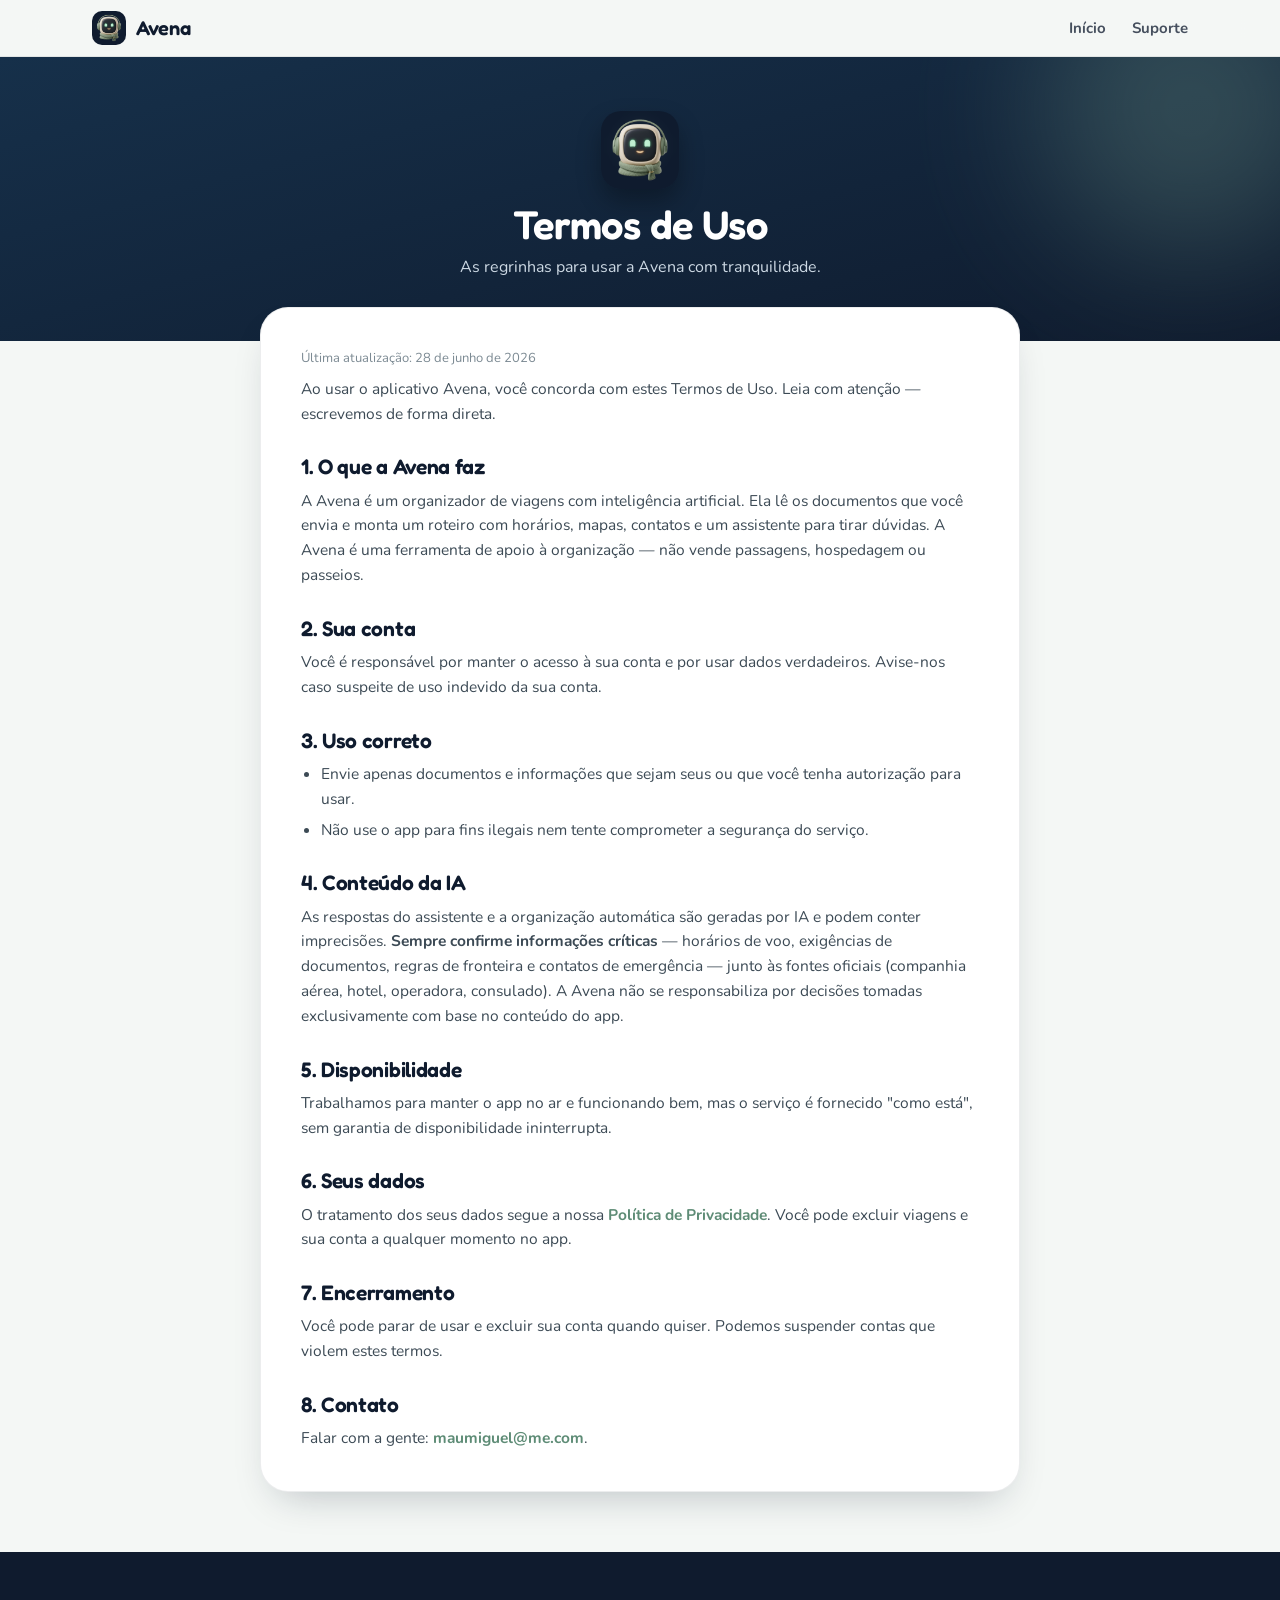
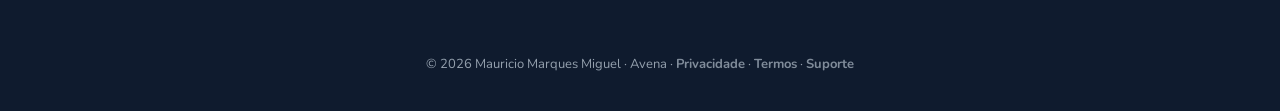
<file: termos.html>
<!DOCTYPE html>
<html lang="pt-BR">
<head>
<meta charset="utf-8">
<meta name="viewport" content="width=device-width, initial-scale=1">
<title>Termos de Uso — Avena</title>
<link rel="icon" href="assets/appicon.png">
<link rel="preconnect" href="https://fonts.googleapis.com">
<link rel="preconnect" href="https://fonts.gstatic.com" crossorigin>
<link href="https://fonts.googleapis.com/css2?family=Fredoka:wght@400;500;600;700&family=Nunito:wght@400;600;700;800&display=swap" rel="stylesheet">
<link rel="stylesheet" href="assets/site.css">
</head>
<body>
<nav class="nav"><div class="nav-in">
  <a class="brand" href="/"><img src="assets/logo.png" alt="Avena"> Avena</a>
  <div class="nav-links"><a href="/">Início</a><a href="/suporte.html">Suporte</a></div>
</div></nav>
<header class="doc-hero">
  <img src="assets/appicon.png" alt="Avena">
  <h1>Termos de Uso</h1>
  <p>As regrinhas para usar a Avena com tranquilidade.</p>
</header>
<main class="doc">
  <p class="upd">Última atualização: 28 de junho de 2026</p>
  <p>Ao usar o aplicativo Avena, você concorda com estes Termos de Uso. Leia com atenção — escrevemos de forma direta.</p>

  <h2>1. O que a Avena faz</h2>
  <p>A Avena é um organizador de viagens com inteligência artificial. Ela lê os documentos que você envia e monta um roteiro com horários, mapas, contatos e um assistente para tirar dúvidas. A Avena é uma ferramenta de apoio à organização — não vende passagens, hospedagem ou passeios.</p>

  <h2>2. Sua conta</h2>
  <p>Você é responsável por manter o acesso à sua conta e por usar dados verdadeiros. Avise-nos caso suspeite de uso indevido da sua conta.</p>

  <h2>3. Uso correto</h2>
  <ul>
    <li>Envie apenas documentos e informações que sejam seus ou que você tenha autorização para usar.</li>
    <li>Não use o app para fins ilegais nem tente comprometer a segurança do serviço.</li>
  </ul>

  <h2>4. Conteúdo da IA</h2>
  <p>As respostas do assistente e a organização automática são geradas por IA e podem conter imprecisões. <b>Sempre confirme informações críticas</b> — horários de voo, exigências de documentos, regras de fronteira e contatos de emergência — junto às fontes oficiais (companhia aérea, hotel, operadora, consulado). A Avena não se responsabiliza por decisões tomadas exclusivamente com base no conteúdo do app.</p>

  <h2>5. Disponibilidade</h2>
  <p>Trabalhamos para manter o app no ar e funcionando bem, mas o serviço é fornecido "como está", sem garantia de disponibilidade ininterrupta.</p>

  <h2>6. Seus dados</h2>
  <p>O tratamento dos seus dados segue a nossa <a href="/privacidade.html">Política de Privacidade</a>. Você pode excluir viagens e sua conta a qualquer momento no app.</p>

  <h2>7. Encerramento</h2>
  <p>Você pode parar de usar e excluir sua conta quando quiser. Podemos suspender contas que violem estes termos.</p>

  <h2>8. Contato</h2>
  <p>Falar com a gente: <a href="mailto:maumiguel@me.com">maumiguel@me.com</a>.</p>
</main>
<footer class="footer"><div class="footer-bottom" style="border:none;justify-content:center">
  <span>© 2026 Mauricio Marques Miguel · Avena · <a href="/privacidade.html">Privacidade</a> · <a href="/termos.html">Termos</a> · <a href="/suporte.html">Suporte</a></span>
</div></footer>
</body></html>
</file>
<file: assets/site.css>
/* ===== Avena · site.css — identidade visual canônica (v2 premium) ===== */
:root{
  --navy:#0F1B2E; --navy-2:#16304a; --navy-soft:#1B3350; --sage:#7BA593; --sage-dark:#5E8C76;
  --sand:#E1C99D; --sand-d:#9C7536; --cream:#F0E7D6; --mint:#A9E2C6; --paper:#F4F7F5; --mist:#F2F4F6;
  --ink:#161C26; --ink-2:#54646f; --muted:#7A8794; --line:rgba(15,27,46,.08);
  --shadow:0 18px 40px -18px rgba(15,27,46,.28);
  --shadow-soft:0 10px 30px -14px rgba(15,27,46,.18);
  --shadow-lg:0 40px 90px -30px rgba(15,27,46,.45);
  --r-sm:14px; --r-md:20px; --r-lg:28px; --r-xl:36px;
  --wrap:1140px;
}
*{box-sizing:border-box}
html{scroll-behavior:smooth}
body{
  margin:0; font-family:"Nunito",-apple-system,BlinkMacSystemFont,"Segoe UI",sans-serif;
  color:var(--ink); background:var(--paper); line-height:1.6; -webkit-font-smoothing:antialiased;
  overflow-x:hidden;
}
h1,h2,h3,.display{font-family:"Fredoka","Nunito",sans-serif; font-weight:600; line-height:1.06; letter-spacing:-.015em; color:var(--navy); margin:0}
p{margin:0}
a{color:inherit; text-decoration:none}
img{max-width:100%; display:block}
.wrap{max-width:var(--wrap); margin:0 auto; padding:0 22px}
.eyebrow{font-family:"Fredoka",sans-serif; font-weight:600; font-size:13px; letter-spacing:.16em; text-transform:uppercase; color:var(--sage-dark)}

/* ---- nav ---- */
.nav{position:sticky; top:0; z-index:50; backdrop-filter:saturate(160%) blur(16px);
  background:rgba(244,247,245,.72); border-bottom:1px solid var(--line); transition:background .3s}
.nav-in{max-width:var(--wrap); margin:0 auto; padding:11px 22px; display:flex; align-items:center; gap:18px}
.brand{display:flex; align-items:center; gap:10px; font-family:"Fredoka",sans-serif; font-weight:600; font-size:20px; color:var(--navy)}
.brand img{width:34px; height:34px; border-radius:10px; box-shadow:var(--shadow-soft)}
.nav-links{display:flex; gap:26px; margin-left:auto; align-items:center}
.nav-links a{font-weight:700; font-size:15px; color:var(--navy); opacity:.76; transition:opacity .2s}
.nav-links a:hover{opacity:1}
.btn{display:inline-flex; align-items:center; justify-content:center; gap:8px; font-family:"Fredoka",sans-serif; font-weight:600;
  border-radius:999px; padding:12px 22px; font-size:15px; cursor:pointer; border:none; transition:transform .2s, box-shadow .2s, background .2s}
.btn-primary{background:var(--navy); color:#fff; box-shadow:0 10px 24px -10px rgba(15,27,46,.6)}
.btn-primary:hover{transform:translateY(-2px); box-shadow:0 16px 34px -12px rgba(15,27,46,.7)}
.btn-tf{background:linear-gradient(135deg,#0a84ff,#0066d6); color:#fff; box-shadow:0 12px 26px -10px rgba(10,132,255,.7)}
.btn-tf:hover{transform:translateY(-2px); box-shadow:0 18px 36px -12px rgba(10,132,255,.8)}
.btn-ghost{background:rgba(123,165,147,.16); color:var(--sage-dark)}
.btn-ghost:hover{transform:translateY(-2px); background:rgba(123,165,147,.26)}
.btn-light{background:rgba(255,255,255,.14); color:#fff; border:1px solid rgba(255,255,255,.22)}
.btn-light:hover{background:rgba(255,255,255,.22); transform:translateY(-2px)}
@media(max-width:760px){ .nav-links a:not(.btn){display:none} }

/* ---- hero ---- */
.hero{position:relative; color:#fff; overflow:hidden; isolation:isolate;
  background:linear-gradient(180deg, rgba(15,27,46,.66) 0%, rgba(15,27,46,.40) 42%, rgba(15,27,46,.72) 100%), url("hero-bg.jpg") center 30%/cover no-repeat, var(--navy)}
.hero::after{content:""; position:absolute; inset:0; z-index:0; pointer-events:none;
  background:radial-gradient(90% 60% at 78% 8%, rgba(123,165,147,.32), transparent 60%), radial-gradient(70% 50% at 10% 90%, rgba(225,201,157,.22), transparent 60%)}
.hero-in{position:relative; z-index:1; max-width:var(--wrap); margin:0 auto; padding:72px 22px 90px;
  display:grid; grid-template-columns:1.06fr .94fr; gap:24px; align-items:center}
.hero h1{color:#fff; font-size:clamp(36px,5.4vw,62px); text-shadow:0 2px 30px rgba(0,0,0,.25)}
.hero h1 .accent{color:var(--sand)}
.hero .lead{color:#e7eef4; font-size:clamp(16px,2vw,20px); margin-top:18px; max-width:32ch; text-shadow:0 1px 12px rgba(0,0,0,.3)}
.hero-cta{display:flex; gap:12px; margin-top:30px; flex-wrap:wrap}
.hero-meta{display:flex; gap:18px; margin-top:22px; flex-wrap:wrap; color:#dfe8f0; font-weight:700; font-size:13.5px}
.hero-meta span{display:inline-flex; align-items:center; gap:7px}
.pill-soon{display:inline-flex; align-items:center; gap:8px; background:rgba(255,255,255,.14);
  border:1px solid rgba(255,255,255,.22); color:#fff; padding:7px 15px; border-radius:999px; font-weight:700; font-size:13px; margin-bottom:18px; backdrop-filter:blur(6px)}
.dot{width:8px;height:8px;border-radius:50%;background:var(--mint);box-shadow:0 0 0 0 var(--mint); animation:pulse 2s infinite}
@keyframes pulse{0%{box-shadow:0 0 0 0 rgba(169,226,198,.6)}70%{box-shadow:0 0 0 10px rgba(169,226,198,0)}100%{box-shadow:0 0 0 0 rgba(169,226,198,0)}}
.hero-art{position:relative; display:flex; justify-content:center; align-items:center; min-height:430px}
.hero-art .glow{position:absolute; width:min(92%,440px); aspect-ratio:1; border-radius:50%;
  background:radial-gradient(circle, rgba(123,165,147,.4), transparent 62%); z-index:0; filter:blur(8px)}
@keyframes float{0%,100%{transform:translateY(0) rotate(-1deg)}50%{transform:translateY(-16px) rotate(1deg)}}
.hero .device{animation:float 6s ease-in-out infinite}
.hero-robot-badge{position:absolute; right:2%; bottom:2%; width:118px; z-index:4; filter:drop-shadow(0 16px 26px rgba(0,0,0,.45)); animation:float 5s ease-in-out infinite}
@media(max-width:860px){ .hero-in{grid-template-columns:1fr; text-align:center; padding:48px 22px 60px}
  .hero .lead{margin-left:auto;margin-right:auto} .hero-cta,.hero-meta{justify-content:center} .hero-art{order:-1; min-height:0; margin-bottom:8px}
  .hero-robot-badge{width:88px; right:10%} }

/* ---- trust strip ---- */
.trust{background:var(--navy); color:#cdd9e4; padding:16px 0; border-bottom:1px solid rgba(255,255,255,.06)}
.trust-in{max-width:var(--wrap); margin:0 auto; padding:0 22px; display:flex; gap:30px; flex-wrap:wrap; justify-content:center; align-items:center; font-weight:700; font-size:14px}
.trust-in span{display:inline-flex; align-items:center; gap:8px; opacity:.92}
.trust-in .tic{color:var(--mint)}

/* ---- sections ---- */
section{position:relative}
.sec{padding:88px 0}
.sec-tight{padding:56px 0}
.sec-head{text-align:center; max-width:680px; margin:0 auto 52px}
.sec-head h2{font-size:clamp(28px,3.6vw,44px)}
.sec-head p{color:var(--ink-2); font-size:17px; margin-top:14px}

/* steps */
.steps{display:grid; grid-template-columns:repeat(4,1fr); gap:18px}
.step{background:#fff; border:1px solid var(--line); border-radius:var(--r-lg); padding:26px 22px; box-shadow:var(--shadow-soft); position:relative; transition:transform .25s, box-shadow .25s}
.step:hover{transform:translateY(-5px); box-shadow:var(--shadow)}
.step .n{font-family:"Fredoka",sans-serif; font-weight:600; font-size:14px; color:#fff; background:linear-gradient(150deg,var(--sage),var(--sage-dark));
  width:32px;height:32px; border-radius:50%; display:flex; align-items:center; justify-content:center; margin-bottom:16px; box-shadow:0 6px 14px -6px rgba(94,140,118,.8)}
.step h3{font-size:19px; margin-bottom:8px}
.step p{color:var(--ink-2); font-size:14.5px}
@media(max-width:900px){ .steps{grid-template-columns:1fr 1fr} }
@media(max-width:560px){ .steps{grid-template-columns:1fr} }

/* showcase (phone + text) */
.show{display:grid; grid-template-columns:1fr 1fr; gap:48px; align-items:center; margin:64px 0}
.show.rev .show-text{order:2}
.show-text h3{font-size:clamp(24px,2.8vw,34px); margin-bottom:14px}
.show-text .lead-p{color:var(--ink-2); font-size:16.5px; margin-bottom:14px}
.feat-list{display:flex; flex-direction:column; gap:11px; margin-top:16px}
.feat-list li{list-style:none; display:flex; gap:11px; align-items:flex-start; font-weight:700; color:var(--navy); font-size:15px}
.feat-list .ic{flex:0 0 auto; width:26px;height:26px;border-radius:8px;background:rgba(123,165,147,.18);
  display:flex;align-items:center;justify-content:center;font-size:14px}
.tag-live{display:inline-flex;align-items:center;gap:6px;background:rgba(46,160,90,.12);color:#1f8a4c;font-weight:800;font-size:11px;
  letter-spacing:.06em;text-transform:uppercase;padding:5px 11px;border-radius:999px;margin-bottom:12px}
.tag-live .dot{background:#2ea05a;box-shadow:0 0 0 0 #2ea05a}
@media(max-width:860px){ .show{grid-template-columns:1fr; gap:30px; margin:44px 0} .show.rev .show-text{order:0} }

/* ===== iPhone device mockups (CSS) ===== */
.device-wrap{position:relative; display:flex; justify-content:center}
.device-wrap::after{content:""; position:absolute; left:50%; transform:translateX(-50%); bottom:-26px; width:62%; height:50px;
  background:radial-gradient(ellipse at center, rgba(15,27,46,.22), transparent 70%); filter:blur(4px)}
.device{position:relative; width:300px; max-width:80vw; border-radius:44px; padding:9px;
  background:linear-gradient(150deg,#3a4450,#0b1117); box-shadow:var(--shadow-lg), inset 0 1px 0 rgba(255,255,255,.16); border:1px solid rgba(255,255,255,.05)}
.device .shot{display:block; width:100%; aspect-ratio:1206/2622; object-fit:cover; border-radius:36px; background:#0b1422}
.duo{display:flex; gap:38px; justify-content:center; align-items:flex-start; flex-wrap:wrap; margin-top:8px}
.duo .device-wrap{flex:0 0 auto}

/* generic app cards inside screen */
.s-title-card{background:linear-gradient(160deg,#16304a,#0f1b2e); color:#fff; border-radius:20px; padding:14px 15px; position:relative; overflow:hidden}
.s-title-card .loc{font-size:9.5px; font-weight:800; letter-spacing:.08em; text-transform:uppercase; opacity:.8}
.s-title-card h4{color:#fff; font-size:22px; font-weight:700; margin:3px 0 6px; line-height:1.05}
.s-title-card .dt{font-size:11px; font-weight:700; opacity:.92; display:flex; align-items:center; gap:7px}
.s-title-card .rb{position:absolute; right:8px; top:8px; width:42px; height:42px; border-radius:50%; object-fit:cover}

/* weather hero card */
.wx{position:relative; height:162px; border-radius:18px; overflow:hidden; margin-top:10px; color:#fff; box-shadow:var(--shadow-soft);
  display:flex; flex-direction:column; justify-content:space-between; padding:11px 13px}
.wx .sky{position:absolute; inset:0; z-index:0; background:linear-gradient(180deg,#6B7A8C,#9aa9b8)}
.wx.sunny .sky{background:linear-gradient(180deg,#3E86D6,#8FC2F0)}
.wx .sun{position:absolute; right:30px; top:24px; z-index:1; width:58px; height:58px; border-radius:50%;
  background:radial-gradient(circle,#fff,#FFE08A); box-shadow:0 0 34px rgba(255,224,138,.7)}
.wx .cloud{position:absolute; z-index:1; border-radius:50%; background:rgba(255,255,255,.9); filter:blur(2px)}
.wx .c1{width:64px;height:64px; right:30px; top:14px}
.wx .c2{width:46px;height:46px; right:70px; top:26px; background:rgba(255,255,255,.8)}
.wx .c3{width:50px;height:50px; right:16px; top:30px; background:rgba(255,255,255,.82)}
.wx .scrim{position:absolute; inset:0; z-index:2; background:linear-gradient(180deg,rgba(0,0,0,.34),transparent 42%,rgba(0,0,0,.5))}
.wx .top{position:relative; z-index:3; display:flex; justify-content:space-between; align-items:center; gap:8px; font-size:11px; font-weight:800}
.wx .top .pin{display:inline-flex; align-items:center; gap:4px; min-width:0; white-space:nowrap; overflow:hidden; text-overflow:ellipsis}
.wx .bot{position:relative; z-index:3; display:flex; align-items:flex-end; gap:9px}
.wx .temp{font-size:40px; font-weight:900; line-height:.9; letter-spacing:-.02em}
.wx .cond b{font-size:13px; font-weight:800; display:block}
.wx .cond small{font-size:10.5px; opacity:.92}
.wx .chip{margin-top:6px; display:inline-flex; align-items:center; gap:5px; background:rgba(255,255,255,.2); padding:3px 9px; border-radius:999px; font-size:10px; font-weight:800}

/* mini list card */
.s-card{background:#fff; border:1px solid var(--line); border-radius:15px; padding:11px 13px; box-shadow:var(--shadow-soft); margin-top:10px}
.s-card .ch{display:flex; align-items:center; gap:8px; font-weight:800; font-size:13px; color:var(--navy)}
.s-card .ch .e{width:24px;height:24px;border-radius:7px;background:rgba(123,165,147,.16);display:flex;align-items:center;justify-content:center;font-size:13px}
.s-card .ch .cv{margin-left:auto; font-size:11px; color:var(--sage-dark); font-weight:800}

/* flight live card inside screen */
.fl{background:#F4F7F6; border:1px solid var(--line); border-radius:15px; padding:11px 12px; margin-top:10px}
.fl .fh{display:flex; align-items:center; gap:7px; font-size:11px; font-weight:800; color:var(--sage-dark)}
.fl .fh .badge{margin-left:auto; background:#1f8a4c; color:#fff; font-size:9.5px; font-weight:800; padding:3px 8px; border-radius:999px}
.fl .route{display:flex; align-items:center; justify-content:space-between; margin-top:9px}
.fl .ap{text-align:center}
.fl .ap .code{font-size:21px; font-weight:900; letter-spacing:-.02em}
.fl .ap .tm{font-size:10px; font-weight:700; color:var(--ink-2)}
.fl .ap .tm s{opacity:.5; margin-right:3px}
.fl .ap .tm .est{color:#c0392b}
.fl .ap .gt{font-size:9.5px; font-weight:800; color:var(--sage-dark); margin-top:2px}
.fl .pathline{flex:1; display:flex; flex-direction:column; align-items:center; color:var(--sage-dark); padding:0 6px}
.fl .pathline .ln{width:100%; height:2px; background:linear-gradient(90deg,transparent,var(--sage),transparent); position:relative; margin-top:4px}
.fl .pathline .dl{font-size:9px; font-weight:800; color:#c0392b}

/* timeline (cronograma) */
.tl{margin-top:10px}
.tl .ev{display:flex; gap:10px; padding:8px 0; position:relative}
.tl .ev .tm{flex:0 0 38px; font-size:11px; font-weight:900; color:var(--navy); text-align:right; padding-top:1px}
.tl .ev .ax{flex:0 0 14px; display:flex; flex-direction:column; align-items:center}
.tl .ev .ax .d{width:10px;height:10px;border-radius:50%;background:var(--sage);box-shadow:0 0 0 3px rgba(123,165,147,.2)}
.tl .ev .ax .l{flex:1; width:2px; background:var(--line); margin-top:2px}
.tl .ev:last-child .ax .l{display:none}
.tl .ev .ct{flex:1; padding-bottom:2px}
.tl .ev .ct b{font-size:12.5px; font-weight:800; color:var(--navy); display:block; line-height:1.25}
.tl .ev .ct small{font-size:10.5px; color:var(--ink-2)}
.tl .ev.hot .ax .d{background:var(--sand)}

/* map screen */
.mapscr{position:relative; height:520px; overflow:hidden; background:#e7eee8}
.mapscr svg{position:absolute; inset:0; width:100%; height:100%; display:block}
.pin{position:absolute; transform:translate(-50%,-100%); z-index:2}
.pin .pp{width:26px;height:26px;border-radius:50% 50% 50% 2px; background:var(--navy); transform:rotate(45deg); display:flex; align-items:center; justify-content:center; box-shadow:0 6px 12px -4px rgba(15,27,46,.6)}
.pin .pp i{transform:rotate(-45deg); font-style:normal; font-size:12px}
.pin.sage .pp{background:var(--sage-dark)} .pin.sand .pp{background:var(--sand-d)}
.map-sheet{position:absolute; left:0; right:0; bottom:0; background:#fff; border-radius:18px 18px 0 0; padding:12px 14px 16px; box-shadow:0 -8px 24px -12px rgba(15,27,46,.3); z-index:3}
.map-sheet .grab{width:38px;height:4px;border-radius:2px;background:var(--line);margin:0 auto 9px}

/* chat screen */
.chat{display:flex; flex-direction:column; gap:9px; padding-top:6px; min-height:452px}
.bub{max-width:82%; padding:9px 12px; border-radius:16px; font-size:12.5px; font-weight:600; line-height:1.4}
.bub.me{align-self:flex-end; background:var(--navy); color:#fff; border-bottom-right-radius:5px}
.bub.av{align-self:flex-start; background:#fff; border:1px solid var(--line); color:var(--navy); border-bottom-left-radius:5px; box-shadow:var(--shadow-soft)}
.bub.av .who{font-size:9.5px; font-weight:900; color:var(--sage-dark); letter-spacing:.05em; text-transform:uppercase; margin-bottom:3px}
.chat .barfake{margin-top:auto; display:flex; align-items:center; gap:8px; background:#fff; border:1px solid var(--line); border-radius:999px; padding:9px 14px; font-size:11.5px; color:var(--muted)}

/* recap screen */
.recap{height:520px; background:linear-gradient(165deg,#16304a,#0b1422); color:#fff; padding:22px 16px; display:flex; flex-direction:column; align-items:center; text-align:center}
.recap img.r{width:74px; margin-top:4px; filter:drop-shadow(0 12px 18px rgba(0,0,0,.4))}
.recap h4{color:#fff; font-size:20px; margin-top:6px}
.recap .sub{font-size:11px; opacity:.85; margin-top:2px}
.recap .tiles{display:grid; grid-template-columns:1fr 1fr; gap:8px; width:100%; margin-top:14px}
.recap .tile{background:rgba(255,255,255,.08); border:1px solid rgba(255,255,255,.12); border-radius:14px; padding:10px}
.recap .tile b{display:block; font-size:22px; font-weight:900; color:var(--sand)}
.recap .tile small{font-size:9.5px; opacity:.85; text-transform:uppercase; letter-spacing:.06em}
.recap .share{margin-top:auto; width:100%; background:#fff; color:var(--navy); font-weight:800; font-size:12px; border-radius:999px; padding:10px; display:flex; align-items:center; justify-content:center; gap:7px}

/* feature grid */
.grid{display:grid; grid-template-columns:repeat(3,1fr); gap:18px}
.card{background:#fff; border:1px solid var(--line); border-radius:var(--r-md); padding:24px; box-shadow:var(--shadow-soft); transition:transform .25s, box-shadow .25s}
.card:hover{transform:translateY(-6px); box-shadow:var(--shadow)}
.card .ic{width:48px;height:48px;border-radius:14px; display:flex;align-items:center;justify-content:center; font-size:23px; margin-bottom:14px;
  background:linear-gradient(160deg, rgba(123,165,147,.22), rgba(225,201,157,.22))}
.card h3{font-size:18px; margin-bottom:6px}
.card p{color:var(--ink-2); font-size:14.5px}
@media(max-width:900px){ .grid{grid-template-columns:1fr 1fr} }
@media(max-width:560px){ .grid{grid-template-columns:1fr} }

/* ---- live band ---- */
.live{background:linear-gradient(165deg,#16304a,#0c1626); color:#fff; padding:84px 0; position:relative; overflow:hidden}
.live::before{content:"";position:absolute; width:420px;height:420px;border-radius:50%;background:var(--sage);filter:blur(90px);opacity:.3; top:-120px; right:-80px}
.live::after{content:"";position:absolute; width:360px;height:360px;border-radius:50%;background:var(--sand);filter:blur(90px);opacity:.18; bottom:-140px; left:-90px}
.live .wrap{position:relative; z-index:1}
.live .sec-head h2{color:#fff} .live .sec-head p{color:#cdd9e4}
.live-grid{display:grid; grid-template-columns:repeat(3,1fr); gap:18px; margin-top:8px}
.live-card{background:rgba(255,255,255,.06); border:1px solid rgba(255,255,255,.12); border-radius:var(--r-md); padding:24px; backdrop-filter:blur(6px)}
.live-card .ic{width:46px;height:46px;border-radius:13px;background:rgba(123,165,147,.25);display:flex;align-items:center;justify-content:center;font-size:22px;margin-bottom:14px}
.live-card h3{color:#fff; font-size:18px; margin-bottom:6px}
.live-card p{color:#cdd9e4; font-size:14.5px}
.live-card .badge{display:inline-flex;align-items:center;gap:6px;font-size:11px;font-weight:800;color:var(--mint);margin-top:10px}
@media(max-width:900px){ .live-grid{grid-template-columns:1fr} }

/* avena personality band */
.band{background:linear-gradient(160deg,#16304a,#0c1626); color:#fff; border-radius:var(--r-xl); padding:50px; margin:0 22px;
  display:grid; grid-template-columns:.8fr 1.2fr; gap:34px; align-items:center; max-width:var(--wrap); margin-left:auto; margin-right:auto; position:relative; overflow:hidden}
.band::before{content:"";position:absolute; width:320px;height:320px;border-radius:50%;background:var(--sage);filter:blur(80px);opacity:.35; top:-80px; left:-40px}
.band img{width:min(72%,250px); margin:0 auto; animation:float 6s ease-in-out infinite; position:relative; z-index:1; filter:drop-shadow(0 22px 32px rgba(0,0,0,.4))}
.band h2{color:#fff; font-size:clamp(24px,3vw,36px); position:relative; z-index:1}
.band p{color:#cdd9e4; margin-top:14px; font-size:17px; position:relative; z-index:1}
@media(max-width:820px){ .band{grid-template-columns:1fr; text-align:center; padding:38px 24px} }

.band .avena-vid{width:min(82%,300px); margin:0 auto; display:block; border-radius:22px; aspect-ratio:1248/1664; object-fit:cover; background:#0b1422; border:1px solid rgba(255,255,255,.08); box-shadow:0 22px 38px -16px rgba(0,0,0,.55); position:relative; z-index:1}

/* cta */
.cta{text-align:center; padding:92px 22px; position:relative; overflow:hidden}
.cta::before{content:"";position:absolute; inset:0; z-index:-1; background:radial-gradient(60% 60% at 50% 0%, rgba(123,165,147,.14), transparent 60%)}
.cta .appicon{width:92px;height:92px;border-radius:24px;margin:0 auto 20px;box-shadow:var(--shadow); display:block}
.cta h2{font-size:clamp(28px,3.6vw,44px)}
.cta p{color:var(--ink-2); font-size:17px; margin:14px auto 28px; max-width:48ch}
.cta .store-row{display:flex; gap:12px; justify-content:center; flex-wrap:wrap; align-items:center}
.cta .fineprint{margin-top:16px; font-size:13px; color:var(--ink-2)}

/* footer */
.footer{background:var(--navy); color:#cdd9e4; padding:50px 22px 36px}
.footer-in{max-width:var(--wrap); margin:0 auto; display:flex; flex-wrap:wrap; gap:24px; justify-content:space-between; align-items:flex-start}
.footer .brand{color:#fff}
.footer .brand img{width:34px;height:34px;border-radius:10px}
.footer a{color:#cdd9e4; font-weight:700; opacity:.85}
.footer a:hover{opacity:1; color:#fff}
.fcol{display:flex; flex-direction:column; gap:10px; font-size:15px}
.fcol b{color:#fff; font-family:"Fredoka",sans-serif; font-weight:600; margin-bottom:4px}
.footer-bottom{max-width:var(--wrap); margin:32px auto 0; padding-top:20px; border-top:1px solid rgba(255,255,255,.12); font-size:13px; opacity:.7; display:flex; justify-content:space-between; flex-wrap:wrap; gap:10px}

/* reveal on scroll */
.reveal{opacity:0; transform:translateY(24px); transition:opacity .7s cubic-bezier(.22,1,.36,1), transform .7s cubic-bezier(.22,1,.36,1)}
.reveal.in{opacity:1; transform:none}
.reveal.d1{transition-delay:.08s}.reveal.d2{transition-delay:.16s}.reveal.d3{transition-delay:.24s}
@media(prefers-reduced-motion:reduce){ .reveal{opacity:1;transform:none;transition:none} .device,.hero-robot-badge,.band img{animation:none} }

/* ---- doc pages (privacidade/termos/suporte) ---- */
.doc-hero{background:linear-gradient(165deg,#16304a,var(--navy)); color:#fff; padding:54px 22px 60px; text-align:center; position:relative; overflow:hidden}
.doc-hero::after{content:"";position:absolute;width:300px;height:300px;border-radius:50%;background:var(--sage);filter:blur(70px);opacity:.3;top:-100px;right:-60px}
.doc-hero img{width:78px;height:78px;border-radius:20px;margin:0 auto 14px; position:relative; z-index:1; box-shadow:0 12px 24px rgba(0,0,0,.3)}
.doc-hero h1{color:#fff; font-size:clamp(28px,4vw,40px); position:relative; z-index:1}
.doc-hero p{color:#cdd9e4; margin-top:10px; position:relative; z-index:1}
.doc{max-width:760px; margin:-34px auto 60px; background:#fff; border:1px solid var(--line); border-radius:var(--r-lg); box-shadow:var(--shadow); padding:40px; position:relative; z-index:2}
.doc h2{font-size:21px; margin:30px 0 10px; color:var(--navy)}
.doc h2:first-child{margin-top:0}
.doc p, .doc li{color:#3c4a55; font-size:15.5px}
.doc ul{padding-left:20px; margin:8px 0}
.doc li{margin:6px 0}
.doc a{color:var(--sage-dark); font-weight:700}
.doc .upd{color:#7c8a93; font-size:13px; margin-bottom:8px}
.support-cards{display:grid; grid-template-columns:1fr 1fr; gap:16px; margin:18px 0}
.support-cards .card .ic{font-size:20px}
@media(max-width:620px){ .doc{padding:26px} .support-cards{grid-template-columns:1fr} }
</file>
